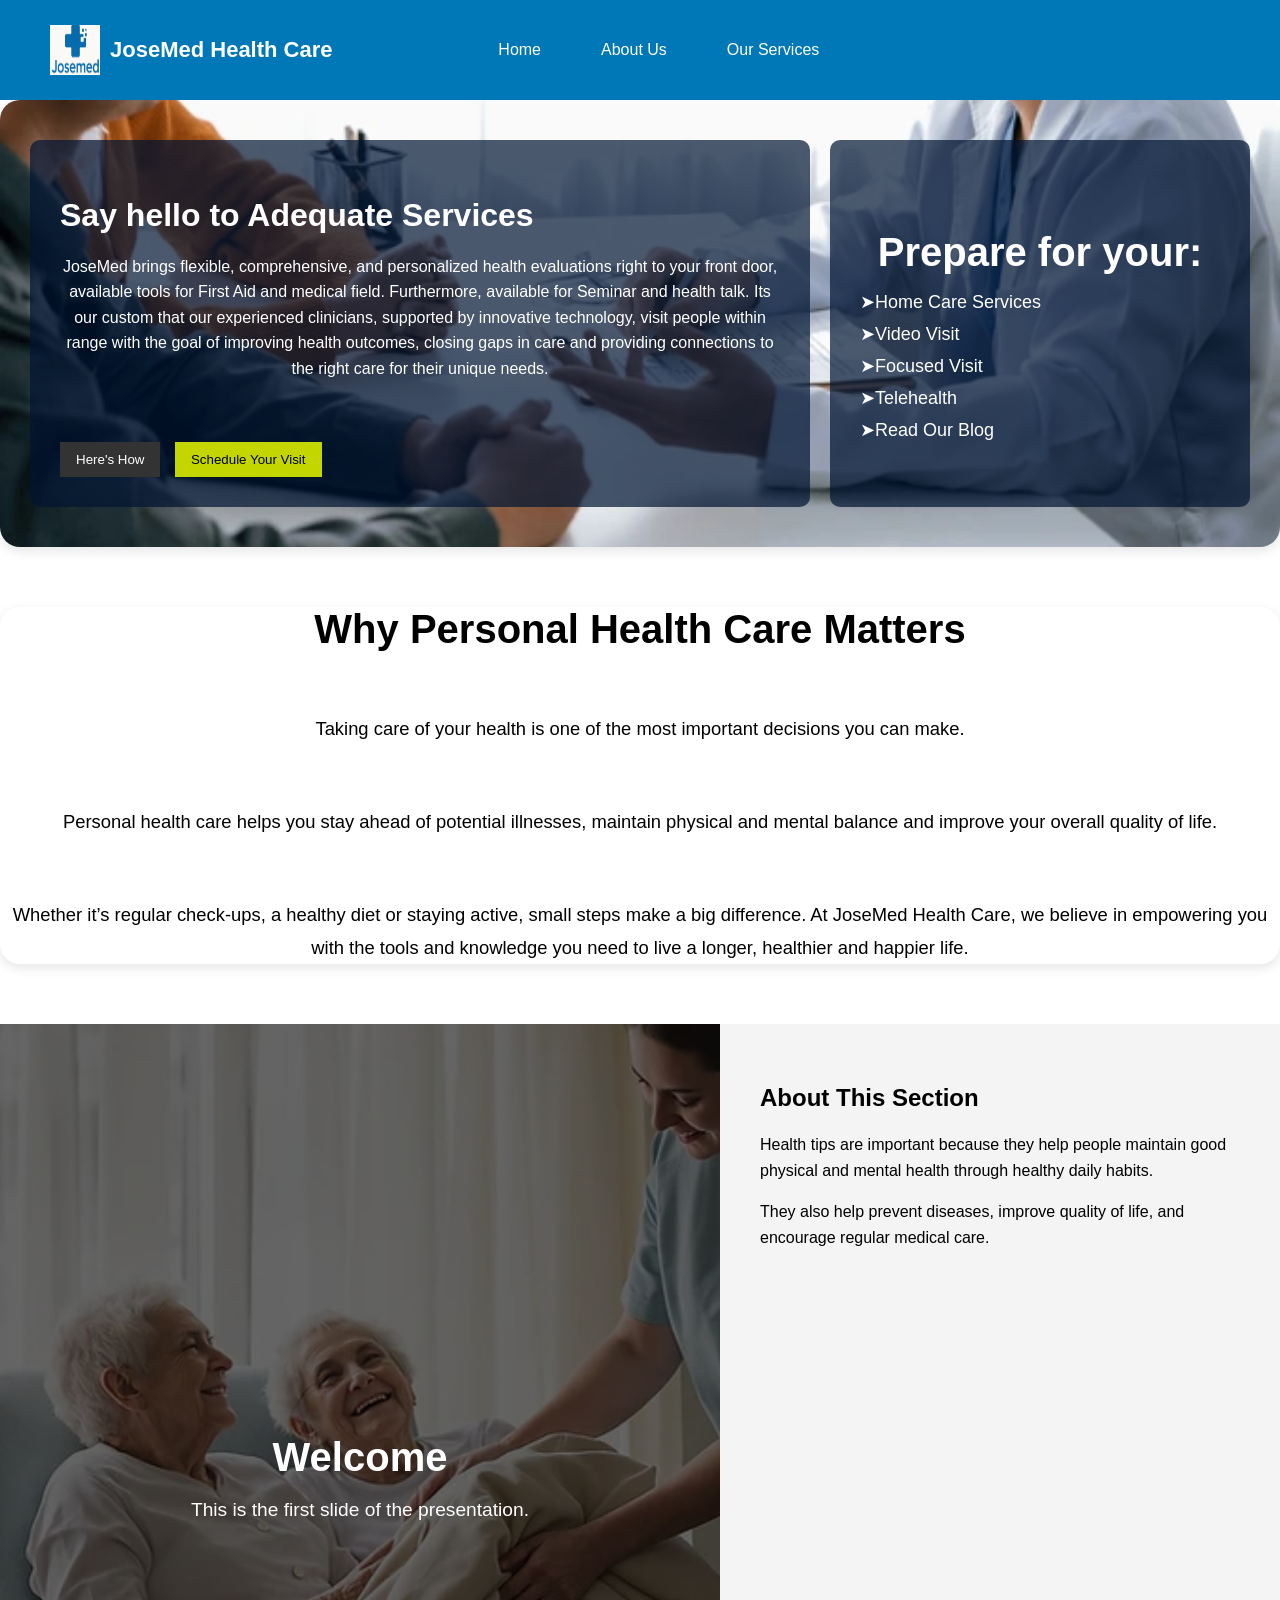
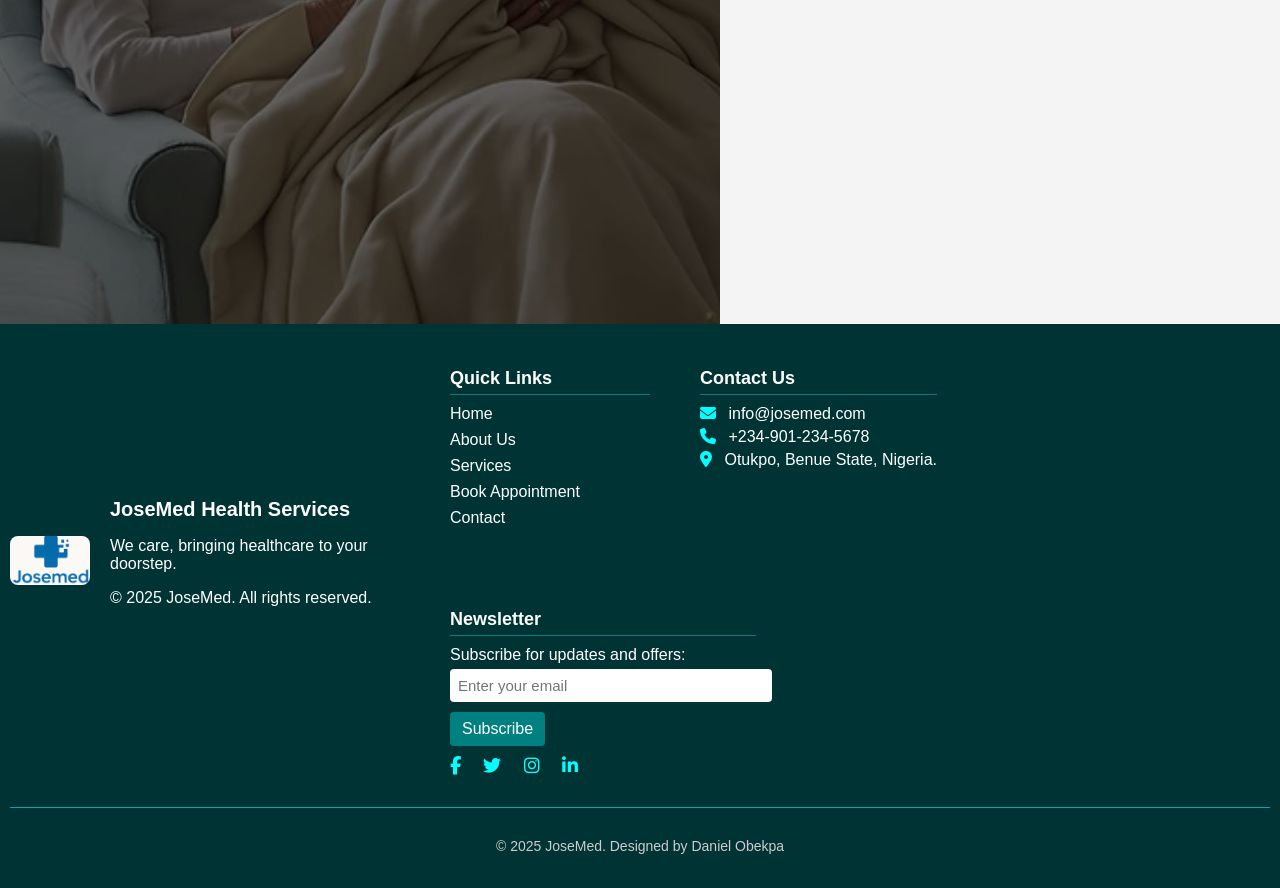
<file: index.html>
<!DOCTYPE html>
<html lang="en">
<head>
  <meta charset="UTF-8" />
  <meta name="viewport" content="width=device-width, initial-scale=1.0"/>
  <title>JoseMed</title>
   <link rel="stylesheet" href="https://cdnjs.cloudflare.com/ajax/libs/font-awesome/6.5.0/css/all.min.css">
  <link rel="stylesheet" href="index.css" />
</head>
<body>
<header>
<div class="logo-name">
      <img src="images/logo.PNG" alt="Hospital Logo" class="logo">
      <span class="hospital-name">JoseMed Health Care</span>
    </div>
    <nav>
      <ul class="nav-menu">
        <li><a href="#">Home</a></li>
        <li class="dropdown">
          <a href="aboutUs.html">About Us</a>
         <!-- <ul class="dropdown-menu">
            <li><a href="#">Our Mission</a></li>
            <li><a href="#">Our Team</a></li>
            <li><a href="#">Careers</a></li>
          </ul>-->
        </li>
        <li class="dropdown">
          <a href="#">Our Services</a>
          <ul class="dropdown-menu">
            <li><a href="homecare.html">Home Care</a></li>
            <li><a href="checkup.html">Checkups</a></li>
            <li><a href="#">Emergency</a></li>
          </ul>
        </li>
      </ul>
    </nav>
</header>



  <section class="hero">
    <div class="hero-content">
      <h1>Say hello to Adequate Services</h1>
      <p>
        JoseMed brings flexible, comprehensive, and personalized health evaluations
        right to your front door, available tools for First Aid and medical field. Furthermore, available for Seminar and health talk. Its our custom that our experienced clinicians, supported by innovative
        technology, visit people within range with the goal of improving health outcomes,
        closing gaps in care and providing connections to the right care for their unique needs.
      </p>
      <div class="buttons">
        <button class="dark-btn">Here's How</button>
        <button class="light-btn">Schedule Your Visit</button>
      </div>
    </div>

    <div class="hero-right">
  <h2>Prepare for your:</h2>
  <ul class="link-list">
    <li><a href="homecare.html" target="_blank">➤Home Care Services</a></li>
    <li><a href="https://www.example.com/services" target="_blank">➤Video Visit</a></li>
    <li><a href="https://www.example.com/contact" target="_blank">➤Focused Visit</a></li>
    <li><a href="https://www.example.com/appointments" target="_blank">➤Telehealth</a></li>
    <li><a href="https://www.example.com/blog" target="_blank">➤Read Our Blog</a></li>
  </ul>
    </div>
  </section>


<section>
  <h2>Why Personal Health Care Matters</h2>
  <p>
    Taking care of your health is one of the most important decisions you can make. </p>
   <p> Personal health care helps you stay ahead of potential illnesses, maintain physical and mental balance
     and improve your overall quality of life.</p>
  </p>
  <p>
    Whether it’s regular check-ups, a healthy diet or staying active, small steps make a big difference. 
    At JoseMed Health Care, we believe in empowering you with the tools and knowledge you need to live a longer, healthier and happier life.
  </p>
</section>

  
 <div class="container">
    <!-- Left Side (Slideshow) -->
    <div class="left">
      <div class="slide active" style="background-image: url('images/img.PNG');"></div>
      <div class="slide" style="background-image: url('images/img2.jpg');"></div>
      <div class="slide" style="background-image: url('images/health\ pic3.jpg');"></div>
      <div class="slide" style="background-image: url('images/health\ pic2.jpeg');"></div>
      <div class="slide" style="background-image: url('images/healthtip\ pic.jpg');"></div>
      <div class="slide" style="background-image: url('images/health\ pic3.jpg');"></div>
      <div class="slide" style="background-image: url('images/vitals.jpg');"></div>

      <div class="caption">
        <h1 id="slideTitle">Welcome</h1>
        <p id="slideSubtitle">This is the first slide of the presentation.</p>
      </div>
    </div>

    <!-- Right Side (Details) -->
    <div class="right">
      <h2>About This Section</h2>
      <p>Health tips are important because they help people maintain good physical and mental health through healthy daily habits.</p>
      <p>They also help prevent diseases, improve quality of life, and encourage regular medical care.</p>
    </div>
  </div>

  <script>
    const slides = document.querySelectorAll('.slide');
    const titles = [
      " Eat a Balanced Diet",
      "Stay Physically Active",
      "Stay Hydrated",
      "Get Regular Check-ups",
      "Prioritize Mental Health",
      "Get Enough Sleep",
      "Avoid Harmful Habits"
    ];
    const subtitles = [
      "Incorporate fruits, vegetables, whole grains, lean proteins, and healthy fats into your meals. Limit sugar, salt, and processed foods to reduce your risk of chronic diseases.",
      "Aim for at least 30 minutes of moderate exercise most days of the week. Walking, swimming, cycling, or dancing can boost heart health, strengthen muscles, and improve mood.",
      "Drink enough water daily—usually 6 to 8 glasses. Proper hydration helps digestion, circulation, and temperature regulation.",
      "Visit your licensed professional nurse and doctor for routine screenings such as blood pressure monitoring, blood sugar check and other vital signs, vaccinations and health assessments. Early detection of problems can prevent serious complications.",
      "Manage stress through relaxation techniques, talk therapy, mindfulness, or hobbies. Don’t hesitate to seek professional help if you feel overwhelmed.",
      "Adults need 7–9 hours of sleep per night. Quality sleep restores the body, boosts immunity, and supports brain function.",
      "Limit alcohol, avoid smoking, and stay away from drug abuse. These habits can lead to serious health conditions and shorten lifespan."
    ];

    const titleEl = document.getElementById('slideTitle');
    const subtitleEl = document.getElementById('slideSubtitle');
    let index = 0;

    function showSlide(i) {
      slides.forEach((slide, idx) => {
        slide.classList.remove('active');
        if (idx === i) slide.classList.add('active');
      });
      titleEl.textContent = titles[i];
      subtitleEl.textContent = subtitles[i];
    }

    setInterval(() => {
      index = (index + 1) % slides.length;
      showSlide(index);
    }, 8000); // every 8 seconds
  </script>


  

  <!-- Footer -->
  <footer class="footer">
    <div class="footer-top">
      <!-- Left side with logo and info -->
      <div class="footer-left">
        <img src="images/logo.PNG" alt="Company Logo" class="footer-logo">
        <div class="footer-info">
          <h3>JoseMed Health Services</h3>
          <p>We care, bringing healthcare to your doorstep.</p>
          <p>© 2025 JoseMed. All rights reserved.</p>
        </div>
      </div>

      <!-- Right side with quick links, contact & newsletter -->
      <div class="footer-right">
        <!-- Quick Links -->
        <div class="footer-section">
          <h4>Quick Links</h4>
          <ul>
            <li><a href="index.html">Home</a></li>
            <li><a href="aboutUs.html">About Us</a></li>
            <li><a href="#">Services</a></li>
            <li><a href="#">Book Appointment</a></li>
            <li><a href="#">Contact</a></li>
          </ul>
        </div>

        <!-- Contact Info -->
        <div class="footer-section">
          <h4>Contact Us</h4>
          <p><i class="fas fa-envelope"></i> info@josemed.com</p>
          <p><i class="fas fa-phone"></i> +234-901-234-5678</p>
          <p><i class="fas fa-map-marker-alt"></i> Otukpo, Benue State, Nigeria.</p>
        </div>

        <!-- Newsletter Subscription -->
        <div class="footer-section">
          <h4>Newsletter</h4>
          <p>Subscribe for updates and offers:</p>
          <form class="newsletter-form">
            <input type="email" placeholder="Enter your email" required>
            <button type="submit">Subscribe</button>
          </form>

          <!-- Social Media Icons -->
          <div class="social-icons">
            <a href="#"><i class="fab fa-facebook-f"></i></a>
            <a href="#"><i class="fab fa-twitter"></i></a>
            <a href="#"><i class="fab fa-instagram"></i></a>
            <a href="#"><i class="fab fa-linkedin-in"></i></a>
          </div>
        </div>
      </div>
    </div>

    <hr>

    <div class="footer-bottom">
      <p>&copy; 2025 JoseMed. Designed by Daniel Obekpa</p>
    </div>
  </footer>


</body>
</html>
</file>
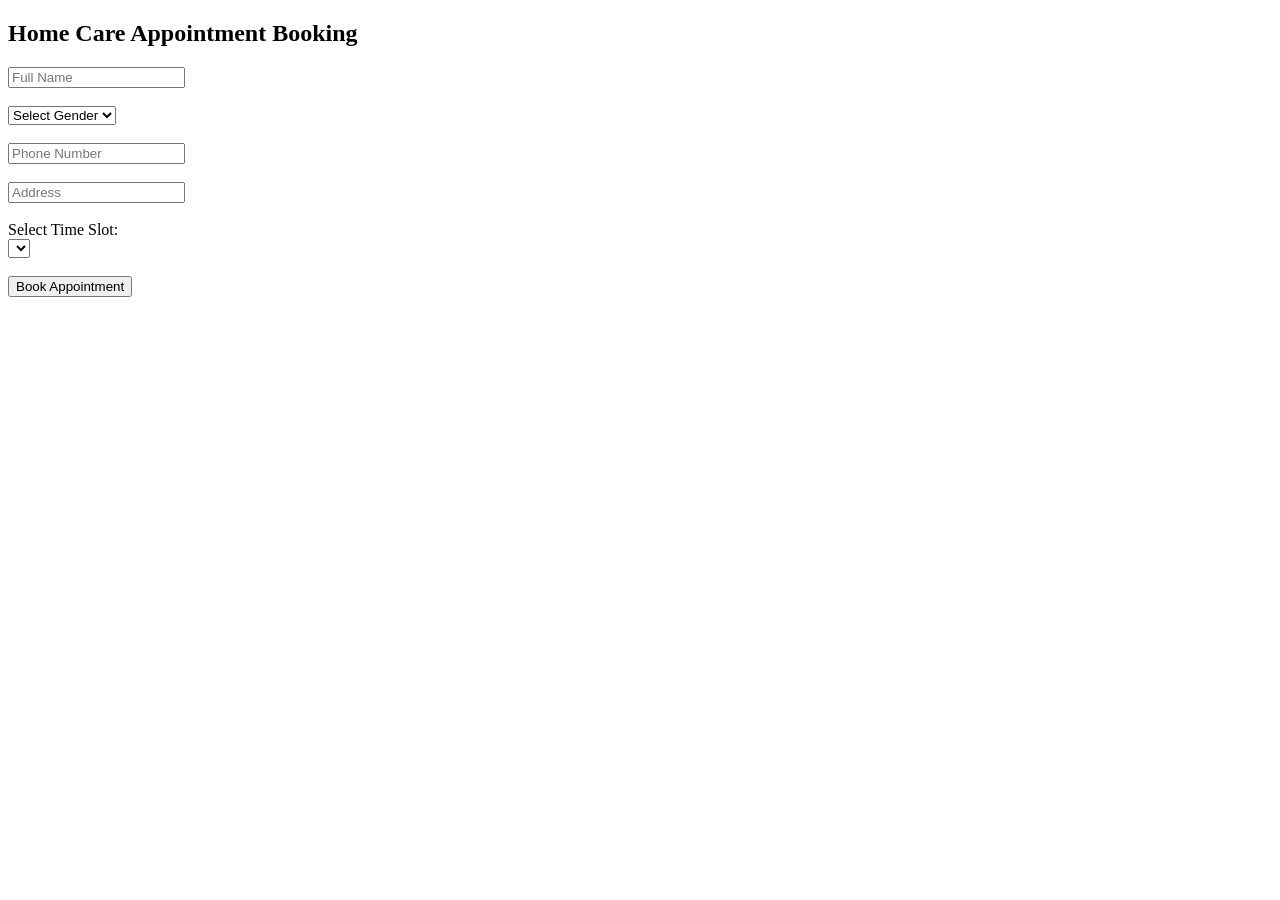
<file: apply.html>
<!DOCTYPE html>
<html>
<head>
  <title>Appointment Booking</title>
</head>
<body>
  <h2>Home Care Appointment Booking</h2>
  <form id="bookingForm">
    <input name="name" placeholder="Full Name" required><br><br>

    <select name="gender" required>
      <option value="">Select Gender</option>
      <option>Male</option>
      <option>Female</option>
      <option>Other</option>
    </select><br><br>

    <input name="phone" placeholder="Phone Number" required><br><br>
    <input name="address" placeholder="Address" required><br><br>

    <label>Select Time Slot:</label><br>
    <select name="scheduleTime" id="timeSlotSelect" required></select><br><br>

    <button type="submit">Book Appointment</button>
  </form>

 <script>
  const scriptURL = "https://script.google.com/macros/s/AKfycbw785WMzA3GnjeDHF5nf5FDBiEEoAeJWpwug8WVeAVkEo2cHFuENZ7Lpe4HsSR2DPxzbA/exec";

  // This function loads available slots
  async function loadSlots() {
    try {
      const response = await fetch(scriptURL);
      const bookedSlots = await response.json();

      const allSlots = [
        "9:00 AM - 10:30 AM",
        "10:30 AM - 12:00 PM",
        "12:00 PM - 1:30 PM",
        "1:30 PM - 3:00 PM",
        "3:00 PM - 4:30 PM",
        "4:30 PM - 6:00 PM"
      ];

      const availableSlots = allSlots.filter(slot => !bookedSlots.includes(slot));
      const select = document.getElementById("scheduleTime");
      select.innerHTML = ""; // Clear any old options

      availableSlots.forEach(slot => {
        const option = document.createElement("option");
        option.value = slot;
        option.textContent = slot;
        select.appendChild(option);
      });
    } catch (err) {
      alert("Failed to load time slots. Please check your script deployment.");
      console.error(err);
    }
  }

  window.onload = loadSlots;
</script>

</body>
</html>
</file>
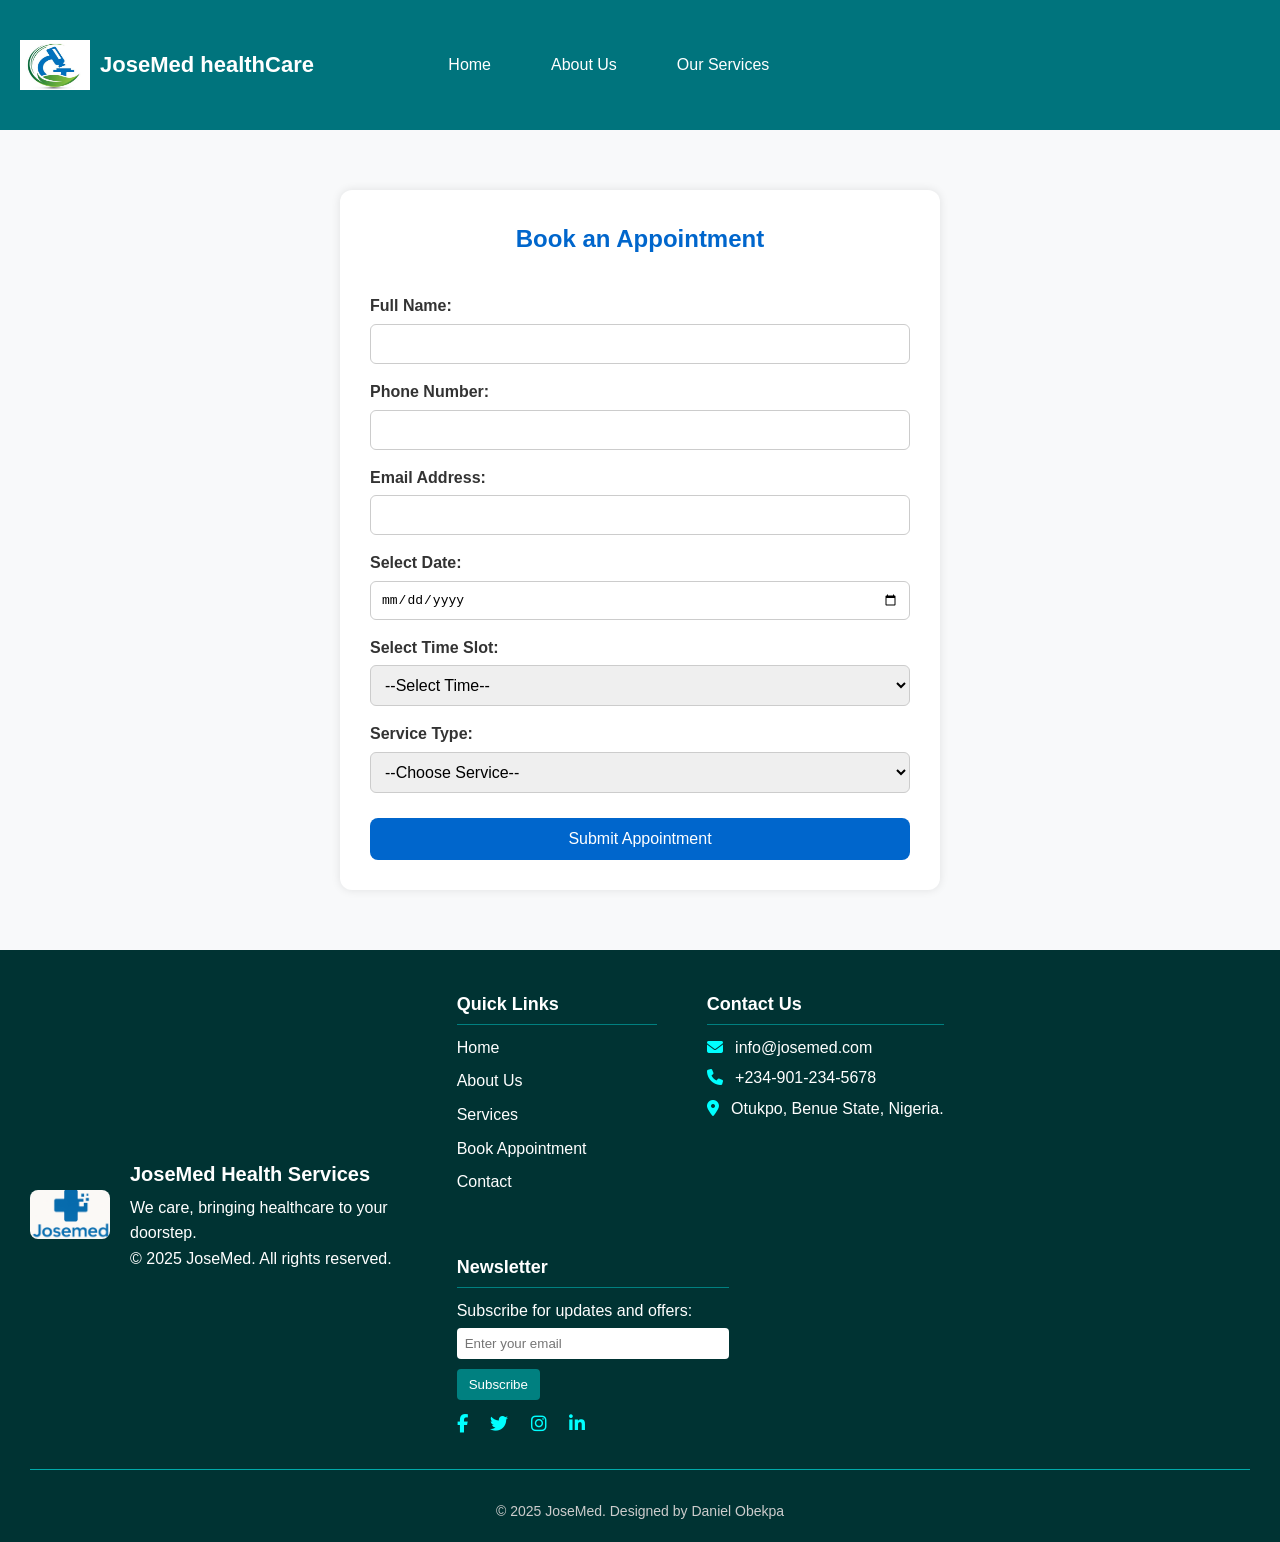
<file: appointment .html>
<!DOCTYPE html>
<html lang="en">
<head>
  <meta charset="UTF-8" />
  <meta name="viewport" content="width=device-width, initial-scale=1.0"/>
  <title>Home Care Services</title>
  <link rel="stylesheet" href="https://cdnjs.cloudflare.com/ajax/libs/font-awesome/6.5.0/css/all.min.css">
  <link rel="stylesheet" href="appointment.css" />
</head>
<body>

  <header>
    <div class="logo-name">
      <img src="images/logo_.PNG" alt="Hospital Logo" class="logo">
      <span class="hospital-name">JoseMed healthCare</span>
    </div>
    <nav>
      <ul class="nav-menu">
        <li><a href="index.html">Home</a></li>
        <li class="dropdown">
          <a href="aboutUs.html">About Us</a>
         <!-- <ul class="dropdown-menu">
            <li><a href="#">Our Mission</a></li>
            <li><a href="#">Our Team</a></li>
            <li><a href="#">Careers</a></li>
          </ul>-->
        </li>
        <li class="dropdown">
          <a href="#">Our Services</a>
          <ul class="dropdown-menu">
            <li><a href="#">Home Care</a></li>
            <li><a href="#">Checkups</a></li>
            <li><a href="#">Emergency</a></li>
          </ul>
        </li>
      </ul>
    </nav>



    <!--
    <h1>Home Care Services</h1>
    <p>Compassionate and professional care from the comfort of your home</p>
  -->
  </header>



<section class="appointment-form">
  <h2>Book an Appointment</h2>
  <form action="submit_appointment.php" method="POST">
    <label for="fullName">Full Name:</label>
    <input type="text" id="fullName" name="fullName" required>

    <label for="phone">Phone Number:</label>
    <input type="tel" id="phone" name="phone" required>

    <label for="email">Email Address:</label>
    <input type="email" id="email" name="email" required>

    <label for="date">Select Date:</label>
    <input type="date" id="date" name="date" required>

    <label for="time">Select Time Slot:</label>
   <select id="time" name="time" required>
  <option value="">--Select Time--</option>
  <option value="09:00">09:00 AM - 11:00 AM</option>
  <option value="11:00">11:00 AM - 01:00 PM</option>
  <option value="13:00">01:00 PM - 03:00 PM</option>
  <option value="15:00">03:00 PM - 05:00 PM</option>
  <option value="17:00">05:00 PM - 07:00 PM</option>
</select>

<script>
  // Example: Booked times for today (in real use, fetch from server)
  const bookedTimes = ['11:00', '15:00'];

  const timeSelect = document.getElementById('time');

  // Disable booked options
  [...timeSelect.options].forEach(option => {
    if (bookedTimes.includes(option.value)) {
      option.disabled = true;
      option.text += ' (Booked)';
    }
  });
</script>

    <label for="service">Service Type:</label>
    <select id="service" name="service" required>
      <option value="">--Choose Service--</option>
      <option>General Checkup</option>
      <option>Heart Screening</option>
      <option>Blood Test</option>
      <option>Diabetes Monitoring</option>
    </select>

    <button type="submit">Submit Appointment</button>
  </form>
</section>




<!-- Footer -->
  <footer class="footer">
    <div class="footer-top">
      <!-- Left side with logo and info -->
      <div class="footer-left">
        <img src="images/logo.PNG" alt="Company Logo" class="footer-logo">
        <div class="footer-info">
          <h3>JoseMed Health Services</h3>
          <p>We care, bringing healthcare to your doorstep.</p>
          <p>© 2025 JoseMed. All rights reserved.</p>
        </div>
      </div>

      <!-- Right side with quick links, contact & newsletter -->
      <div class="footer-right">
        <!-- Quick Links -->
        <div class="footer-section">
          <h4>Quick Links</h4>
          <ul>
            <li><a href="index.html">Home</a></li>
            <li><a href="aboutUs.html">About Us</a></li>
            <li><a href="#">Services</a></li>
            <li><a href="#">Book Appointment</a></li>
            <li><a href="#">Contact</a></li>
          </ul>
        </div>

        <!-- Contact Info -->
        <div class="footer-section">
          <h4>Contact Us</h4>
          <p><i class="fas fa-envelope"></i> info@josemed.com</p>
          <p><i class="fas fa-phone"></i> +234-901-234-5678</p>
          <p><i class="fas fa-map-marker-alt"></i> Otukpo, Benue State, Nigeria.</p>
        </div>

        <!-- Newsletter Subscription -->
        <div class="footer-section">
          <h4>Newsletter</h4>
          <p>Subscribe for updates and offers:</p>
          <form class="newsletter-form">
            <input type="email" placeholder="Enter your email" required>
            <button type="submit">Subscribe</button>
          </form>

          <!-- Social Media Icons -->
          <div class="social-icons">
            <a href="#"><i class="fab fa-facebook-f"></i></a>
            <a href="#"><i class="fab fa-twitter"></i></a>
            <a href="#"><i class="fab fa-instagram"></i></a>
            <a href="#"><i class="fab fa-linkedin-in"></i></a>
          </div>
        </div>
      </div>
    </div>

    <hr>

    <div class="footer-bottom">
      <p>&copy; 2025 JoseMed. Designed by Daniel Obekpa</p>
    </div>
  </footer>


</body>
</html>
</file>
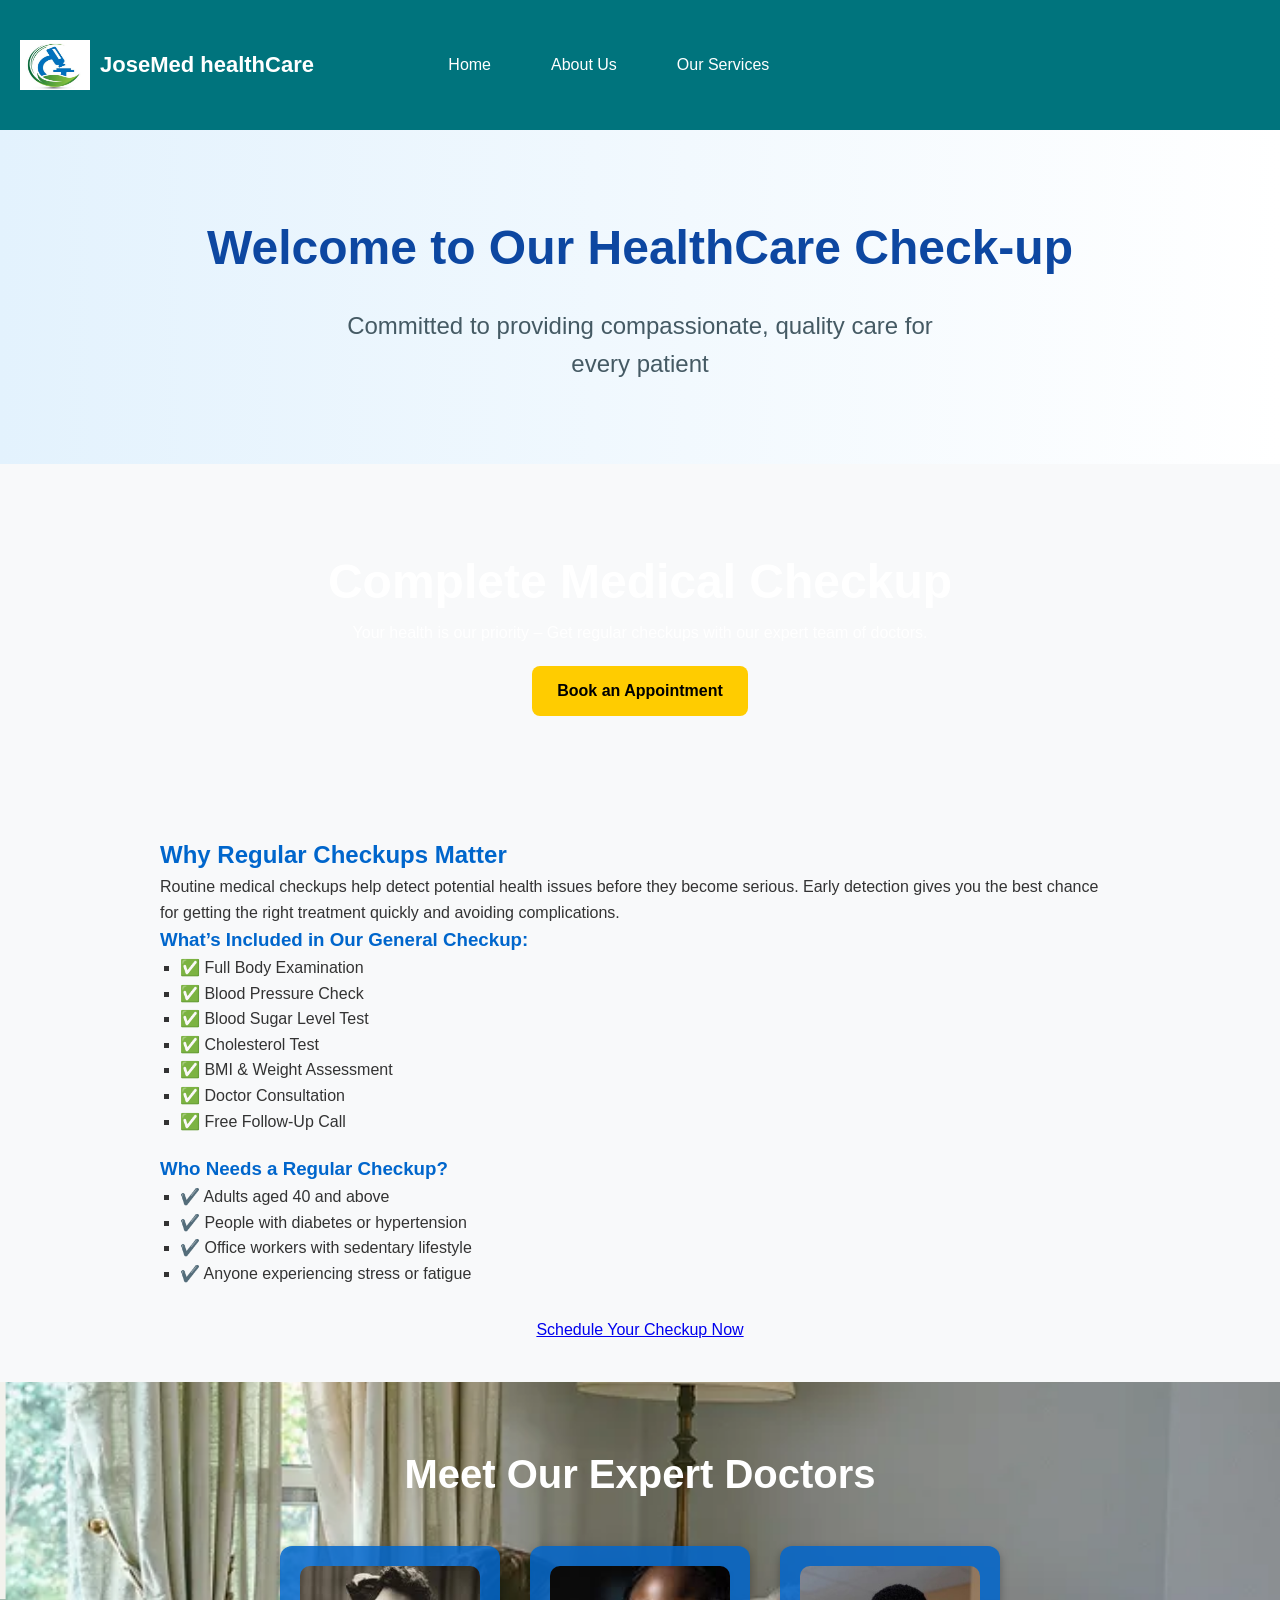
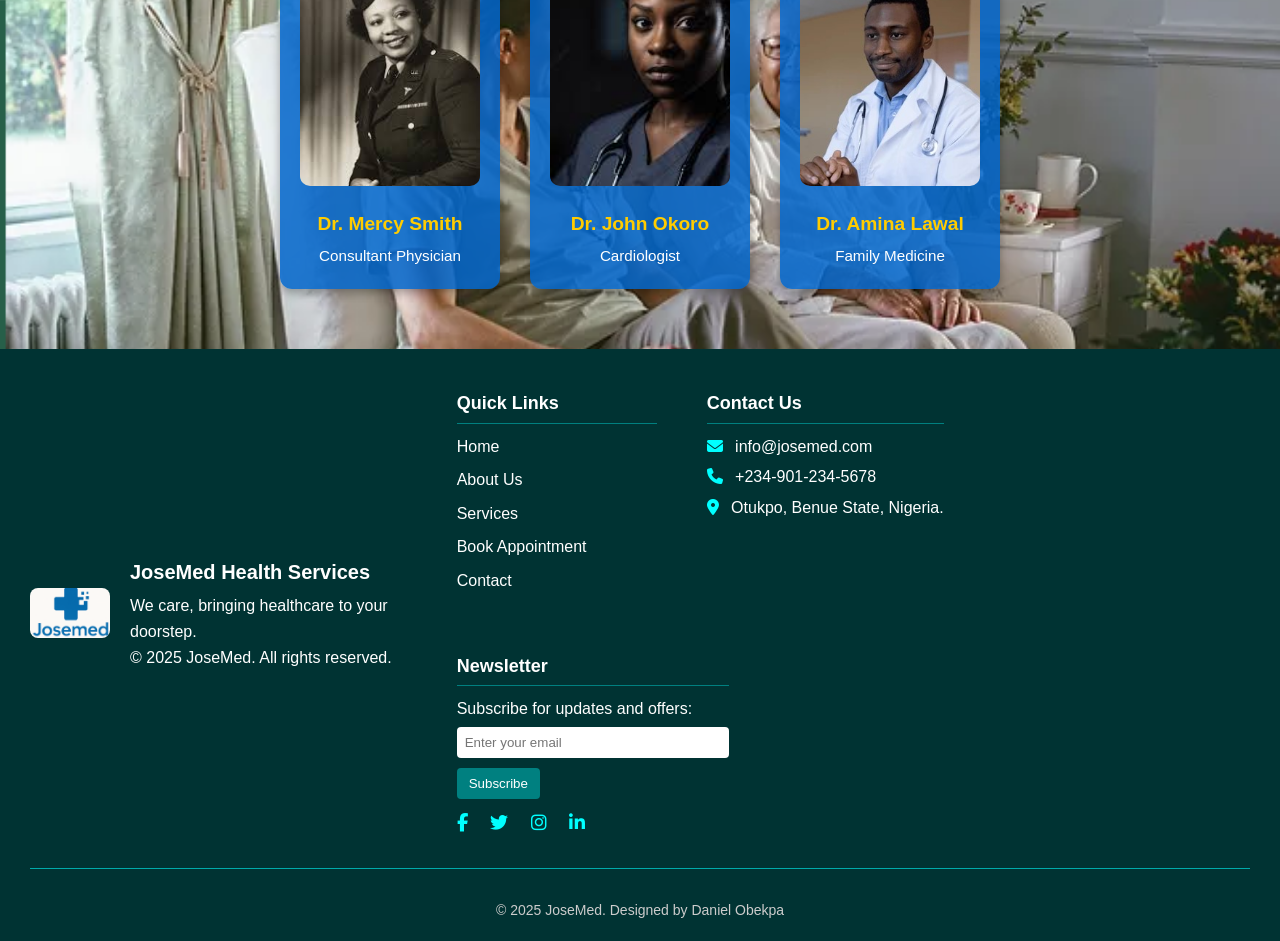
<file: checkup.html>
<!DOCTYPE html>
<html lang="en">
<head>
  <meta charset="UTF-8" />
  <meta name="viewport" content="width=device-width, initial-scale=1.0"/>
  <title>Home Care Services</title>
  <link rel="stylesheet" href="https://cdnjs.cloudflare.com/ajax/libs/font-awesome/6.5.0/css/all.min.css">
  <link rel="stylesheet" href="checkup.css" />
</head>
<body>

  <header>
    <div class="logo-name">
      <img src="images/logo_.PNG" alt="Hospital Logo" class="logo">
      <span class="hospital-name">JoseMed healthCare</span>
    </div>
    <nav>
      <ul class="nav-menu">
        <li><a href="index.html">Home</a></li>
        <li class="dropdown">
          <a href="aboutUs.html">About Us</a>
         <!-- <ul class="dropdown-menu">
            <li><a href="#">Our Mission</a></li>
            <li><a href="#">Our Team</a></li>
            <li><a href="#">Careers</a></li>
          </ul>-->
        </li>
        <li class="dropdown">
          <a href="#">Our Services</a>
          <ul class="dropdown-menu">
            <li><a href="#">Home Care</a></li>
            <li><a href="#">Checkups</a></li>
            <li><a href="#">Emergency</a></li>
          </ul>
        </li>
      </ul>
    </nav>



    <!--
    <h1>Home Care Services</h1>
    <p>Compassionate and professional care from the comfort of your home</p>
  -->
  </header>


  <!--Sub header Section-->
<section class="title-section">
  <h1 class="main-title">Welcome to Our HealthCare Check-up</h1>
  <p class="sub-title">Committed to providing compassionate, quality care for every patient</p>
  </section>



<section class="hero">
    <h1>Complete Medical Checkup</h1>
    <p>Your health is our priority – Get regular checkups with our expert team of doctors.</p>
    <a href="appointment.html" class="btn">Book an Appointment</a>
  </section>

  <section class="checkup-details">
    <h2>Why Regular Checkups Matter</h2>
    <p>
      Routine medical checkups help detect potential health issues before they become serious.
      Early detection gives you the best chance for getting the right treatment quickly and
      avoiding complications.
    </p>

    <h3>What’s Included in Our General Checkup:</h3>
    <ul>
      <li>✅ Full Body Examination</li>
      <li>✅ Blood Pressure Check</li>
      <li>✅ Blood Sugar Level Test</li>
      <li>✅ Cholesterol Test</li>
      <li>✅ BMI & Weight Assessment</li>
      <li>✅ Doctor Consultation</li>
      <li>✅ Free Follow-Up Call</li>
    </ul>

    <h3>Who Needs a Regular Checkup?</h3>
    <ul>
      <li>✔️ Adults aged 40 and above</li>
      <li>✔️ People with diabetes or hypertension</li>
      <li>✔️ Office workers with sedentary lifestyle</li>
      <li>✔️ Anyone experiencing stress or fatigue</li>
    </ul>

    <div class="cta">
      <a href="appointment.html" class="btn">Schedule Your Checkup Now</a>
    </div>
  </section>

  <!-- DOCTOR PROFILES SECTION -->
  <section class="doctors">
    <h2>Meet Our Expert Doctors</h2>
    <div class="doctor-container">
      <div class="doctor-card">
        <img src="images/nurse3.jpeg" alt="Dr. Smith" />
        <h3>Dr. Mercy Smith</h3>
        <p>Consultant Physician</p>
      </div>
      <div class="doctor-card">
        <img src="images/nurse2.jpeg" alt="Dr. John" />
        <h3>Dr. John Okoro</h3>
        <p>Cardiologist</p>
      </div>
      <div class="doctor-card">
        <img src="images/nurse.jpg" alt="Dr. Amina" />
        <h3>Dr. Amina Lawal</h3>
        <p>Family Medicine</p>
      </div>
    </div>
  </section>

   <!-- Footer -->
  <footer class="footer">
    <div class="footer-top">
      <!-- Left side with logo and info -->
      <div class="footer-left">
        <img src="images/logo.PNG" alt="Company Logo" class="footer-logo">
        <div class="footer-info">
          <h3>JoseMed Health Services</h3>
          <p>We care, bringing healthcare to your doorstep.</p>
          <p>© 2025 JoseMed. All rights reserved.</p>
        </div>
      </div>

      <!-- Right side with quick links, contact & newsletter -->
      <div class="footer-right">
        <!-- Quick Links -->
        <div class="footer-section">
          <h4>Quick Links</h4>
          <ul>
            <li><a href="index.html">Home</a></li>
            <li><a href="aboutUs.html">About Us</a></li>
            <li><a href="#">Services</a></li>
            <li><a href="#">Book Appointment</a></li>
            <li><a href="#">Contact</a></li>
          </ul>
        </div>

        <!-- Contact Info -->
        <div class="footer-section">
          <h4>Contact Us</h4>
          <p><i class="fas fa-envelope"></i> info@josemed.com</p>
          <p><i class="fas fa-phone"></i> +234-901-234-5678</p>
          <p><i class="fas fa-map-marker-alt"></i> Otukpo, Benue State, Nigeria.</p>
        </div>

        <!-- Newsletter Subscription -->
        <div class="footer-section">
          <h4>Newsletter</h4>
          <p>Subscribe for updates and offers:</p>
          <form class="newsletter-form">
            <input type="email" placeholder="Enter your email" required>
            <button type="submit">Subscribe</button>
          </form>

          <!-- Social Media Icons -->
          <div class="social-icons">
            <a href="#"><i class="fab fa-facebook-f"></i></a>
            <a href="#"><i class="fab fa-twitter"></i></a>
            <a href="#"><i class="fab fa-instagram"></i></a>
            <a href="#"><i class="fab fa-linkedin-in"></i></a>
          </div>
        </div>
      </div>
    </div>

    <hr>

    <div class="footer-bottom">
      <p>&copy; 2025 JoseMed. Designed by Daniel Obekpa</p>
    </div>
  </footer>


</body>
</html>
</file>
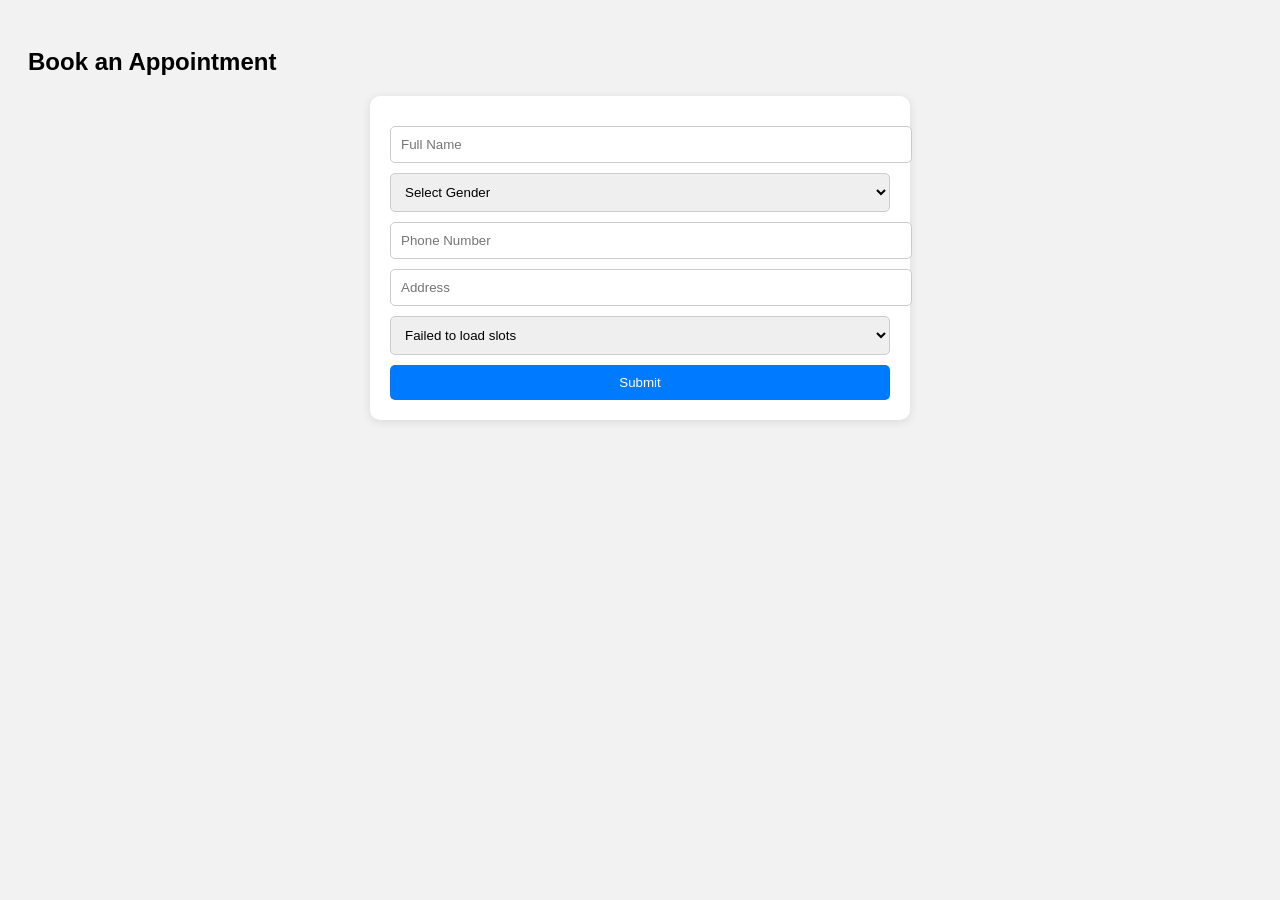
<file: form.html>
<!DOCTYPE html>
<html lang="en">
<head>
  <meta charset="UTF-8">
  <title>Home Care Appointment</title>
  <style>
    body {
      font-family: Arial, sans-serif;
      padding: 20px;
      background: #f2f2f2;
    }
    form {
      background: #fff;
      padding: 20px;
      max-width: 500px;
      margin: auto;
      border-radius: 10px;
      box-shadow: 0 2px 10px rgba(0,0,0,0.1);
    }
    input, select, button {
      width: 100%;
      padding: 10px;
      margin-top: 10px;
      border: 1px solid #ccc;
      border-radius: 5px;
    }
    button {
      background-color: #007bff;
      color: white;
      border: none;
    }
    button:hover {
      background-color: #0056b3;
    }
    .success {
      color: green;
      margin-top: 10px;
    }
    .error {
      color: red;
      margin-top: 10px;
    }
  </style>
</head>
<body>

  <h2>Book an Appointment</h2>

  <form id="bookingForm">
    <input type="text" name="name" placeholder="Full Name" required>
    <select name="gender" required>
      <option value="">Select Gender</option>
      <option value="Male">Male</option>
      <option value="Female">Female</option>
    </select>
    <input type="tel" name="phone" placeholder="Phone Number" required>
    <input type="text" name="address" placeholder="Address" required>
    <select name="scheduleTime" id="scheduleTime" required>
      <option value="">Select Time Slot</option>
    </select>
    <button type="submit">Submit</button>
    <div id="message"></div>
  </form>

  <script>
    const webAppURL = "https://script.google.com/macros/library/d/1XxrLuey_EMSSXb6uCU5R1ah2H0_8WO29VV9yLxUCXxKW19tlTgFayCQW/2";

    // Generate all possible 1h 30m time slots
    const generateTimeSlots = () => {
      const start = 9; // 9 AM
      const end = 17; // 5 PM
      const interval = 90; // minutes
      const slots = [];
      let current = new Date();
      current.setHours(start, 0, 0, 0);
      const endTime = new Date();
      endTime.setHours(end, 0, 0, 0);

      while (current < endTime) {
        const hour = current.getHours();
        const minutes = current.getMinutes().toString().padStart(2, '0');
        const slot = `${hour % 12 || 12}:${minutes} ${hour < 12 ? 'AM' : 'PM'}`;
        slots.push(slot);
        current = new Date(current.getTime() + interval * 60000);
      }

      return slots;
    };

    const populateSlots = async () => {
      const select = document.getElementById("scheduleTime");
      select.innerHTML = '<option value="">Loading slots...</option>';

      try {
        const res = await fetch(webAppURL);
        const booked = await res.json();

        const allSlots = generateTimeSlots();
        select.innerHTML = '<option value="">Select Time Slot</option>';
        allSlots.forEach(slot => {
          if (!booked.includes(slot)) {
            const opt = document.createElement("option");
            opt.value = slot;
            opt.textContent = slot;
            select.appendChild(opt);
          }
        });

        if (select.options.length === 1) {
          const opt = document.createElement("option");
          opt.value = "";
          opt.textContent = "All slots booked";
          opt.disabled = true;
          select.appendChild(opt);
        }
      } catch (err) {
        console.error(err);
        select.innerHTML = '<option value="">Failed to load slots</option>';
      }
    };

    populateSlots();

    document.getElementById("bookingForm").addEventListener("submit", async function(e) {
      e.preventDefault();
      const form = e.target;
      const data = {
        name: form.name.value,
        gender: form.gender.value,
        phone: form.phone.value,
        address: form.address.value,
        scheduleTime: form.scheduleTime.value
      };

      const messageDiv = document.getElementById("message");
      messageDiv.textContent = "Submitting...";
      messageDiv.className = "";

      try {
        const res = await fetch(webAppURL, {
          method: "POST",
          body: JSON.stringify(data),
          headers: {
            "Content-Type": "application/json"
          }
        });
        const text = await res.text();

        if (text === "Success") {
          messageDiv.textContent = "Appointment booked successfully!";
          messageDiv.className = "success";
          form.reset();
          populateSlots(); // Refresh available slots
        } else if (text === "Slot already taken") {
          messageDiv.textContent = "That time slot has already been booked. Please choose another.";
          messageDiv.className = "error";
          populateSlots(); // Refresh available slots
        } else {
          messageDiv.textContent = "Error booking appointment.";
          messageDiv.className = "error";
        }
      } catch (err) {
        console.error(err);
        messageDiv.textContent = "Error submitting form.";
        messageDiv.className = "error";
      }
    });
  </script>

</body>
</html>
</file>
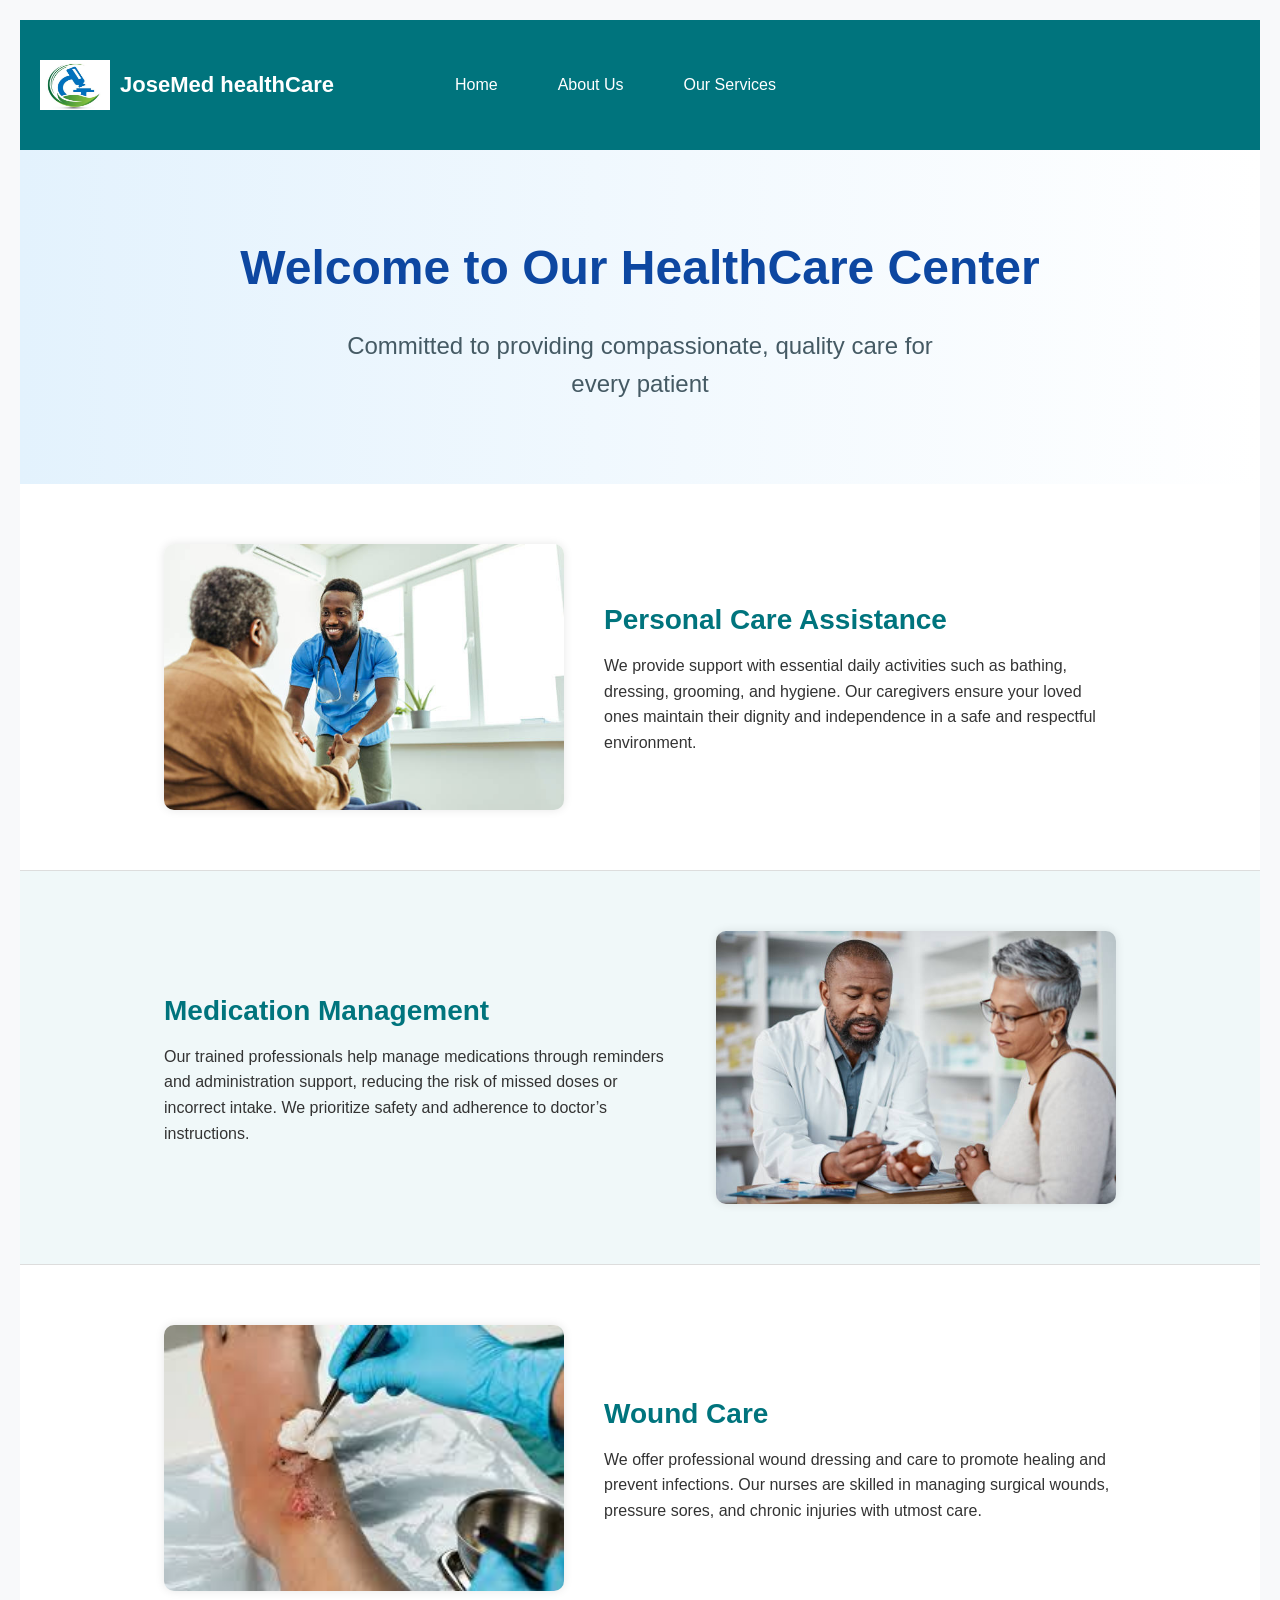
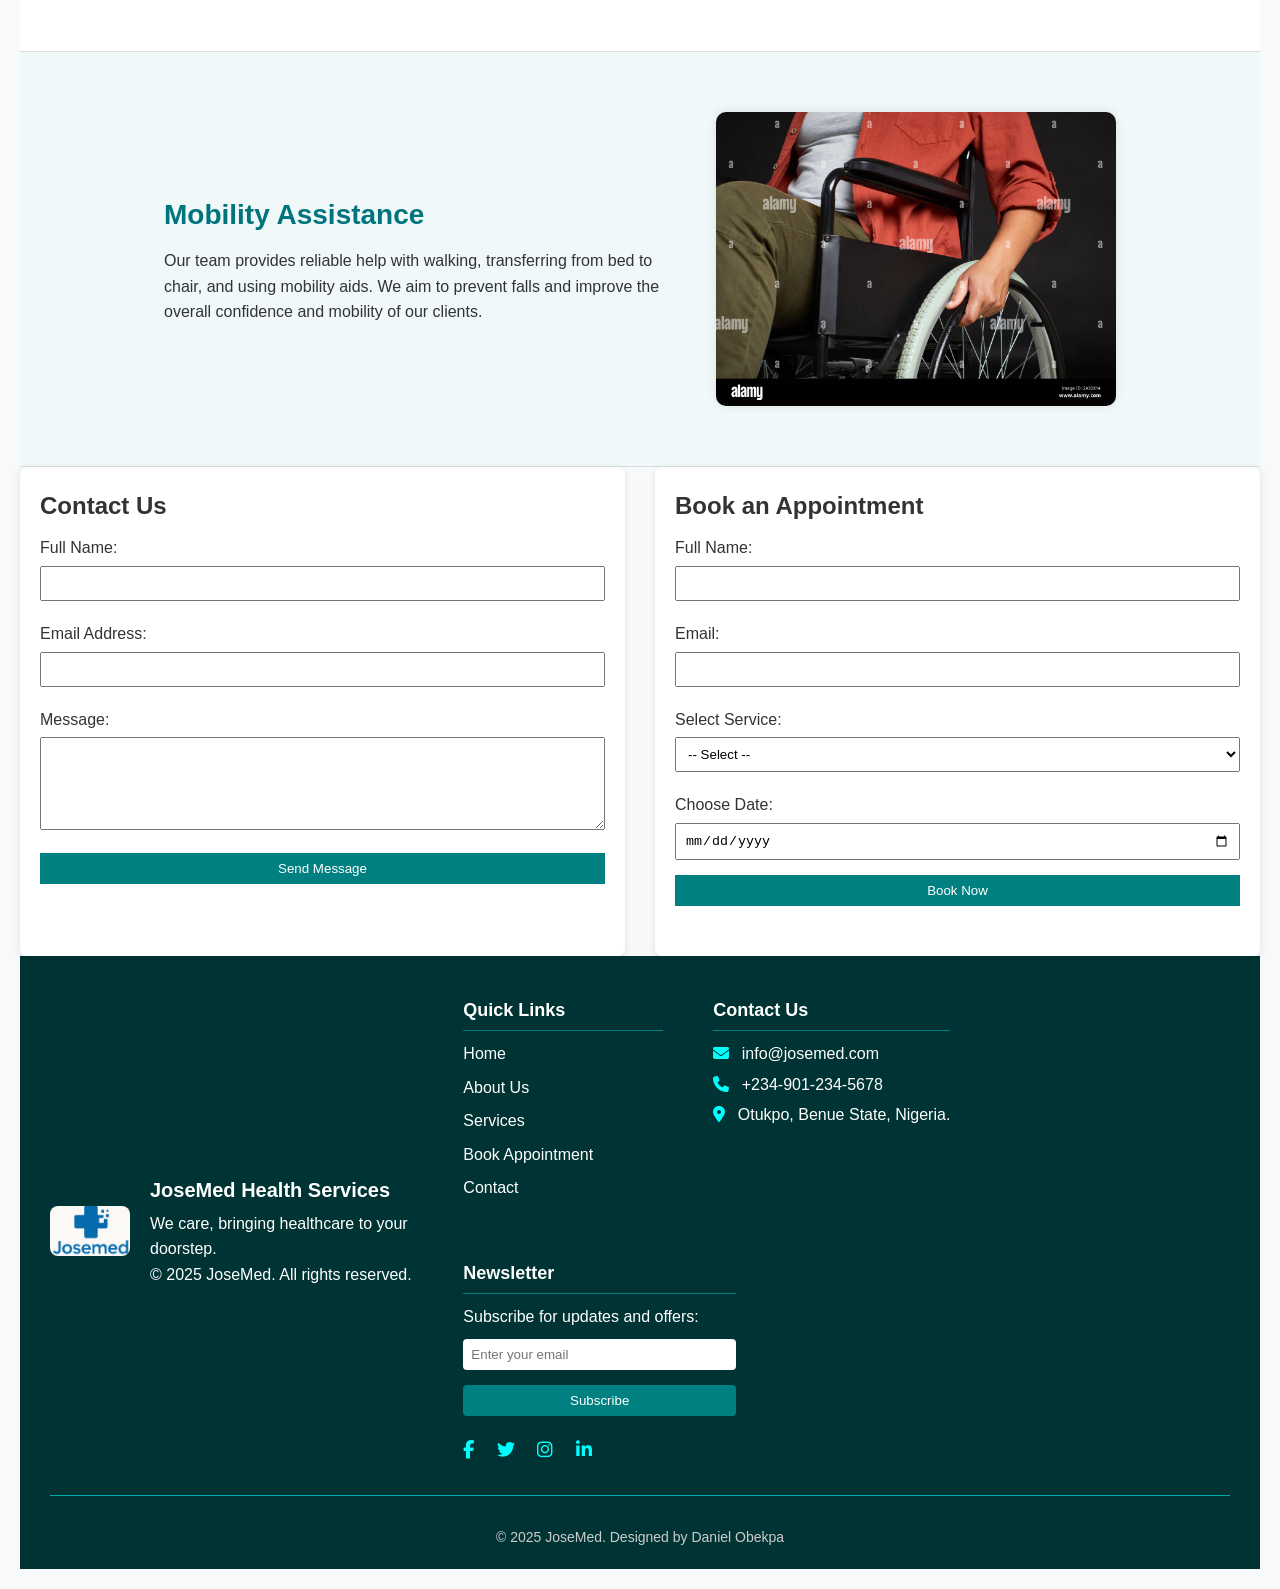
<file: homecare.html>
<!DOCTYPE html>
<html lang="en">
<head>
  <meta charset="UTF-8" />
  <meta name="viewport" content="width=device-width, initial-scale=1.0"/>
  <title>Home Care Services</title>
  <link rel="stylesheet" href="https://cdnjs.cloudflare.com/ajax/libs/font-awesome/6.5.0/css/all.min.css">
  <link rel="stylesheet" href="homecare.css" />
</head>
<body>

  <header>
    <div class="logo-name">
      <img src="images/logo_.PNG" alt="Hospital Logo" class="logo">
      <span class="hospital-name">JoseMed healthCare</span>
    </div>
    <nav>
      <ul class="nav-menu">
        <li><a href="index.html">Home</a></li>
        <li class="dropdown">
          <a href="aboutUs.html">About Us</a>
         <!-- <ul class="dropdown-menu">
            <li><a href="#">Our Mission</a></li>
            <li><a href="#">Our Team</a></li>
            <li><a href="#">Careers</a></li>
          </ul>-->
        </li>
        <li class="dropdown">
          <a href="#">Our Services</a>
          <ul class="dropdown-menu">
            <li><a href="#">Home Care</a></li>
            <li><a href="#">Checkups</a></li>
            <li><a href="#">Emergency</a></li>
          </ul>
        </li>
      </ul>
    </nav>



    <!--
    <h1>Home Care Services</h1>
    <p>Compassionate and professional care from the comfort of your home</p>
  -->
  </header>


  <!--Sub header Section-->
<section class="title-section">
  <h1 class="main-title">Welcome to Our HealthCare Center</h1>
  <p class="sub-title">Committed to providing compassionate, quality care for every patient</p>
</section>

  


  <section class="service">
    <img src="images/img1.jpg" alt="Personal Care Assistance">
    <div class="service-content">
      <h2>Personal Care Assistance</h2>
      <p>
        We provide support with essential daily activities such as bathing, dressing, grooming, and hygiene.
        Our caregivers ensure your loved ones maintain their dignity and independence in a safe and respectful environment.
      </p>
    </div>
  </section>

  <section class="service reverse">
    <img src="images/img2.jpg" alt="Medication Management">
    <div class="service-content">
      <h2>Medication Management</h2>
      <p>
        Our trained professionals help manage medications through reminders and administration support,
        reducing the risk of missed doses or incorrect intake. We prioritize safety and adherence to doctor’s instructions.
      </p>
    </div>
  </section>

  <section class="service">
    <img src="images/wound care.jpg" alt="Wound Care">
    <div class="service-content">
      <h2>Wound Care</h2>
      <p>
        We offer professional wound dressing and care to promote healing and prevent infections.
        Our nurses are skilled in managing surgical wounds, pressure sores, and chronic injuries with utmost care.
      </p>
    </div>
  </section>

  <section class="service reverse">
    <img src="images/crutch img.jpg" alt="Mobility Assistance">
    <div class="service-content">
      <h2>Mobility Assistance</h2>
      <p>
        Our team provides reliable help with walking, transferring from bed to chair, and using mobility aids.
        We aim to prevent falls and improve the overall confidence and mobility of our clients.
      </p>
    </div>
  </section>





  <div class="container">
    <!-- Contact Us Form -->
    <div class="form-section">
      <h2>Contact Us</h2>
      <form>
        <label>Full Name:</label>
        <input type="text" required />
        <label>Email Address:</label>
        <input type="email" required />
        <label>Message:</label>
        <textarea rows="5"></textarea>
        <button type="submit">Send Message</button>
      </form>
    </div>

    <!-- Book an Appointment Form -->
    <div class="form-section">
      <h2>Book an Appointment</h2>
      <form id="appointment-form">
        <label>Full Name:</label>
        <input type="text" required />
        <label>Email:</label>
        <input type="email" required />
        <label>Select Service:</label>
        <select required>
          <option>-- Select --</option>
          <option>Medical Checkup</option>
          <option>Home Care</option>
          <option>Consultation</option>
        </select>
        <label>Choose Date:</label>
        <input type="date" id="appointment-date" required />
        <button type="submit">Book Now</button>
      </form>
      <div id="time-slots"></div>
    </div>
  </div>

  <script src="script.js"></script>






  <!-- Footer -->
  <footer class="footer">
    <div class="footer-top">
      <!-- Left side with logo and info -->
      <div class="footer-left">
        <img src="images/logo.PNG" alt="Company Logo" class="footer-logo">
        <div class="footer-info">
          <h3>JoseMed Health Services</h3>
          <p>We care, bringing healthcare to your doorstep.</p>
          <p>© 2025 JoseMed. All rights reserved.</p>
        </div>
      </div>

      <!-- Right side with quick links, contact & newsletter -->
      <div class="footer-right">
        <!-- Quick Links -->
        <div class="footer-section">
          <h4>Quick Links</h4>
          <ul>
            <li><a href="index.html">Home</a></li>
            <li><a href="aboutUs.html">About Us</a></li>
            <li><a href="#">Services</a></li>
            <li><a href="#">Book Appointment</a></li>
            <li><a href="#">Contact</a></li>
          </ul>
        </div>

        <!-- Contact Info -->
        <div class="footer-section">
          <h4>Contact Us</h4>
          <p><i class="fas fa-envelope"></i> info@josemed.com</p>
          <p><i class="fas fa-phone"></i> +234-901-234-5678</p>
          <p><i class="fas fa-map-marker-alt"></i> Otukpo, Benue State, Nigeria.</p>
        </div>

        <!-- Newsletter Subscription -->
        <div class="footer-section">
          <h4>Newsletter</h4>
          <p>Subscribe for updates and offers:</p>
          <form class="newsletter-form">
            <input type="email" placeholder="Enter your email" required>
            <button type="submit">Subscribe</button>
          </form>

          <!-- Social Media Icons -->
          <div class="social-icons">
            <a href="#"><i class="fab fa-facebook-f"></i></a>
            <a href="#"><i class="fab fa-twitter"></i></a>
            <a href="#"><i class="fab fa-instagram"></i></a>
            <a href="#"><i class="fab fa-linkedin-in"></i></a>
          </div>
        </div>
      </div>
    </div>

    <hr>

    <div class="footer-bottom">
      <p>&copy; 2025 JoseMed. Designed by Daniel Obekpa</p>
    </div>
  </footer>


</body>
</html>
</file>
<file: index.css>
body {
  margin: 0;
  font-family: Arial, sans-serif;
}

header {
  display: flex;
  align-items: center;
  justify-content: space-between;
  padding: 15px 50px;
  background-color: #0077b6;
  color: white;
  position: relative;
}

.logo-name {
  display: flex;
  align-items: center;
  flex: 1;
}

.logo {
  width: 50px;
  height: 50px;
  margin-right: 10px;
}

.hospital-name {
  font-size: 22px;
  font-weight: bold;
}

nav {
  flex: 2;
  display: flex;
  justify-content: flex-start; /* Align to the left */
}

.nav-menu {
  list-style: none;
  display: flex;
  gap: 30px;
}


.nav-menu {
  list-style: none;
  display: inline-flex;
  gap: 30px;
  position: relative;
}

.nav-menu li {
  position: relative;
}

.nav-menu a {
  text-decoration: none;
  color: white;
  padding: 10px 15px;
  display: block;
}

.nav-menu .dropdown-menu {
  display: none;
  position: absolute;
  top: 100%;
  background-color: #023e8a;
  min-width: 160px;
  z-index: 1000;
    list-style: none;
}

.nav-menu .dropdown-menu li {
  width: 100%;
}

.nav-menu .dropdown:hover .dropdown-menu {
  display: block;
}

.nav-menu .dropdown-menu a:hover {
  background-color: #0096c7;
}





/** why personal health matter text section*/
section {
  border-radius: 20px;
  box-shadow: 0 4px 12px rgba(0, 0, 0, 0.1);
 
}

section h2 {
  text-align: center;
  font-size: 2.5rem;
  margin-bottom: 60px;
  margin-top: 60px;

}

section p {
  font-size: 1.15rem;
  line-height: 1.8;
text-align: center;
  margin-bottom: 60px;
  /**text-align: justify; */
}







.hero {
  display: flex;
  flex-wrap: wrap;
  background: url('images/img.webp') no-repeat center center/cover;
  padding: 40px 30px;
  color: #fff;
}

.hero-content {
  flex: 2;
  background: rgba(0, 20, 50, 0.7);
  padding: 30px;
  border-radius: 10px;
  margin-right: 20px;
}

.hero-content h1 {
  font-size: 32px;
  margin-bottom: 20px;
}

.hero-content p {
  font-size: 16px;
  line-height: 1.6;
}

.buttons {
  margin-top: 20px;
}

.dark-btn {
  background-color: #333;
  color: #fff;
  border: none;
  padding: 10px 16px;
  margin-right: 10px;
  cursor: pointer;
}

.light-btn {
  background-color: #c4d600;
  border: none;
  padding: 10px 16px;
  cursor: pointer;
}

.hero-right {
  flex: 1;
  background: rgba(0, 20, 50, 0.7);
  padding: 30px;
  border-radius: 10px;
}

.hero-right h2 {
  margin-bottom: 15px;
}

.hero-right ul {
  list-style: none;
  padding: 0;
}

.hero-right ul li {
  margin-bottom: 10px;
  font-size: 16px;
}




/*left hand side- prepare for your: */
ul.link-list {
  list-style: none;
  padding: 0;
}

ul.link-list li {
  margin-bottom: 10px;
}

ul.link-list li a {
  text-decoration: none;
  color: white; /* Set text color to white */
  font-size: 18px;
  transition: color 0.3s;
}

ul.link-list li a:hover {
  color: #00ffff; /* Optional: cyan on hover */
}





.contact-booking {
  display: flex;
  flex-wrap: wrap;
  padding: 50px 10%;
  background-color: #eef8f8;
  gap: 40px;
}

.contact-form,
.appointment-form {
  flex: 1;
  min-width: 300px;
  background-color: #ffffff;
  padding: 30px;
  border-radius: 10px;
  box-shadow: 0 4px 12px rgba(0,0,0,0.05);
}

.contact-form h2,
.appointment-form h2 {
  color: #00747d;
  margin-bottom: 10px;
}

.contact-form p,
.appointment-form p {
  margin-bottom: 20px;
  font-size: 15px;
}

form input,
form select,
form textarea {
  width: 100%;
  padding: 12px;
  margin-bottom: 15px;
  border: 1px solid #ccc;
  border-radius: 6px;
  font-size: 15px;
}

form button {
  background-color: #00747d;
  color: white;
  border: none;
  padding: 12px 20px;
  font-size: 16px;
  border-radius: 6px;
  cursor: pointer;
  transition: background 0.3s;
}

form button:hover {
  background-color: #005e68;
}






.container {
  display: flex;
  width: 100%;
  min-height: 100vh;
  height: auto;
}
.left {
  width: 60%;
  position: relative;
  overflow: hidden;
  background-color: #000;
}

.slide {
  position: absolute;
  width: 100%;
  height: 100%;
  opacity: 0;
  transition: opacity 1s ease-in-out;
  background-size: cover;
  background-position: center;
  filter: brightness(40%);
}

.slide.active {
  opacity: 1;
}
/**
.caption {
  position: absolute;
  bottom: 50px;
  left: 50px;
  color: #fff;
  z-index: 10;
}
**/

.caption {
  position: absolute;
  top: 50%;
  left: 50%;
  transform: translate(-50%, -50%); /* Center both vertically and horizontally */
  color: #fff;
  text-align: center;
  z-index: 10;
}

.caption h1 {
  font-size: 2.5rem;
  margin-bottom: 10px;
}

.caption p {
  font-size: 1.2rem;
}

.right {
  width: 40%;
  padding: 40px;
  background-color: #f4f4f4;
  overflow-y: auto;
}

.right h2 {
  margin-bottom: 20px;
}

.right p {
  font-size: 1rem;
  line-height: 1.6;
}





/*footer note*/
.footer {
  background-color: #003333;
  color: white;
  padding: 20px 10px 20px;
}

.footer-top {
  display: flex;
  flex-wrap: wrap;
  justify-content: space-between;
  gap: 30px;
}

.footer-left {
  display: flex;
  gap: 20px;
  align-items: center;
  flex: 1;
  min-width: 250px;
}

.footer-logo {
  width: 80px;
  height: auto;
  border-radius: 8px;
}

.footer-info h3 {
  margin: 0 0 5px;
  font-size: 20px;
}

.footer-right {
  display: flex;
  gap: 50px;
  flex-wrap: wrap;
  flex: 2;
  min-width: 250px;
}

.footer-section {
  min-width: 200px;
}

.footer-section h4 {
  margin-bottom: 10px;
  font-size: 18px;
  border-bottom: 1px solid teal;
  padding-bottom: 5px;
}

.footer-section ul {
  list-style: none;
  padding: 0;
  margin: 0;
}

.footer-section ul li {
  margin-bottom: 8px;
}

.footer-section ul li a {
  color: white;
  text-decoration: none;
  transition: color 0.3s;
}

.footer-section ul li a:hover {
  color: #00ffff;
}

.footer-section p {
  margin: 5px 0;
}

.footer-section i {
  margin-right: 8px;
  color: #00ffff;
}

.newsletter-form input {
  width: 100%;
  padding: 8px;
  margin-bottom: 10px;
  border: none;
  border-radius: 4px;
}

.newsletter-form button {
  background-color: teal;
  color: white;
  border: none;
  padding: 8px 12px;
  cursor: pointer;
  border-radius: 4px;
  transition: background 0.3s;
}

.newsletter-form button:hover {
  background-color: darkcyan;
}

.social-icons {
  margin-top: 10px;
}

.social-icons a {
  color: white;
  margin-right: 10px;
  font-size: 18px;
  text-decoration: none;
  transition: color 0.3s;
}

.social-icons a:hover {
  color: #00ffff;
}

.footer hr {
  border: 0;
  border-top: 1px solid #00aaaa;
  margin: 30px 0;
}

.footer-bottom {
  text-align: center;
  font-size: 14px;
  color: #ccc;
}







/* =========================
   MOBILE RESPONSIVE DESIGN
========================= */
@media screen and (max-width: 768px) {

  *{
    box-sizing: border-box;
  }

  body{
    overflow-x: hidden;
  }

  /* HEADER */
  header{
    display: flex;
    flex-direction: column;
    align-items: center;
    justify-content: center;
    padding: 15px;
    text-align: center;
  }

  .logo-name{
    display: flex;
    align-items: center;
    justify-content: center;
    margin-bottom: 15px;
  }

  .logo{
    width: 70px;
    height: 70px;
    margin-right: 10px;
  }

  .hospital-name{
    font-size: 18px;
    line-height: 1.2;
  }

  nav{
    width: 100%;
  }

  .nav-menu{
    display: flex;
    flex-direction: column;
    align-items: center;
    gap: 10px;
    padding: 0;
    margin: 0;
  }

  .nav-menu li{
    width: 100%;
    text-align: center;
  }

  .nav-menu a{
    display: block;
    width: 100%;
    padding: 10px;
    font-size: 16px;
  }

  /* DROPDOWN */
  .nav-menu .dropdown-menu{
    position: static;
    width: 100%;
  }

  /* HERO SECTION */
  .hero{
    display: flex;
    flex-direction: column;
    padding: 15px;
    gap: 20px;
  }

  .hero-content{
    width: 100%;
    margin: 0;
    padding: 20px;
    border-radius: 15px;
  }

  .hero-content h1{
    font-size: 18px;
    line-height: 1.4;
    text-align: center;
  }

  .hero-content p{
    font-size: 14px;
    line-height: 1.9;
    text-align: center;
  }

  .buttons{
    display: flex;
    flex-direction: column;
    gap: 15px;
  }

  .dark-btn,
  .light-btn{
    width: 100%;
    padding: 14px;
    font-size: 16px;
  }

  .hero-right{
    width: 100%;
    padding: 20px;
  }

  .hero-right h2{
    text-align: center;
    font-size: 20px;
  }

  ul.link-list li a{
    font-size: 15px;
  }

  /* TEXT SECTION */
  section{
    padding: 20px;
  }

  section h2{
    font-size: 24px;
    margin-top: 20px;
    margin-bottom: 20px;
  }

  section p{
    font-size: 15px;
    line-height: 1.8;
    margin-bottom: 20px;
  }

  /* SLIDESHOW */
  .container{
    display: flex;
    flex-direction: column;
    height: auto;
  }

  .left{
    width: 100%;
    height: 300px;
  }

  .right{
    width: 100%;
    padding: 20px;
  }

  .caption{
    width: 90%;
    text-align: center;
  }

  .caption h1{
    font-size: 20px;
  }

  .caption p{
    font-size: 14px;
  }

  /* FOOTER */
  .footer{
    padding: 20px;
  }

  .footer-top{
    display: flex;
    flex-direction: column;
    gap: 20px;
  }

  .footer-left{
    flex-direction: column;
    align-items: center;
    text-align: center;
  }

  .footer-right{
    flex-direction: column;
    gap: 25px;
  }

  .footer-section{
    width: 100%;
    text-align: center;
  }

  .newsletter-form input,
  .newsletter-form button{
    width: 100%;
  }

}
</file>
<file: appointment.css>
* {
  margin: 0;
  padding: 0;
  box-sizing: border-box;
}

body {
  font-family: 'Segoe UI', Tahoma, Geneva, Verdana, sans-serif;
  background-color: #f9f9f9;
  line-height: 1.6;
  color: #333;
}




header {
  display: flex;
  align-items: center;
  justify-content: space-between;
  padding: 15px 50px;
  background-color: #0077b6;
  color: white;
  position: relative;
}

.logo-name {
  display: flex;
  align-items: center;
  flex: 1;
}

.logo {
  width: 70px;
  height: 50px;
  margin-right: 10px;
}

.hospital-name {
  font-size: 22px;
  font-weight: bold;
}

nav {
  flex: 2;
  display: flex;
  justify-content: flex-start; /* Align to the left */
}

.nav-menu {
  list-style: none;
  display: flex;
  gap: 30px;
}


.nav-menu {
  list-style: none;
  display: inline-flex;
  gap: 30px;
  position: relative;
}

.nav-menu li {
  position: relative;
}

.nav-menu a {
  text-decoration: none;
  color: white;
  padding: 10px 15px;
  display: block;
}

.nav-menu .dropdown-menu {
  display: none;
  position: absolute;
  top: 100%;
  background-color: #023e8a;
  min-width: 160px;
  z-index: 1000;
}

.nav-menu .dropdown-menu li {
  width: 100%;
}

.nav-menu .dropdown:hover .dropdown-menu {
  display: block;
}

.nav-menu .dropdown-menu a:hover {
  background-color: #0096c7;
}






header {
  background-color: #00747d;
  color: white;
  text-align: center;
  padding: 40px 20px;
}

header h1 {
  font-size: 36px;
  margin-bottom: 10px;
}

header p {
  font-size: 18px;
}


/*Sub header*/
.title-section {
  text-align: center;
  padding: 80px 20px;
  background: linear-gradient(to right, #e3f2fd, #ffffff);
  font-family: 'Segoe UI', Tahoma, Geneva, Verdana, sans-serif;
}

.main-title {
  font-size: 3em;
  font-weight: 700;
  color: #0d47a1;
  margin-bottom: 20px;
}

.sub-title {
  font-size: 1.5em;
  font-weight: 400;
  color: #455a64;
  max-width: 600px;
  margin: 0 auto;
}




.appointment-form {
  max-width: 600px;
  margin: 60px auto;
  padding: 30px;
  background-color: #fff;
  box-shadow: 0 0 10px rgba(0,0,0,0.1);
  border-radius: 12px;
}

.appointment-form h2 {
  text-align: center;
  margin-bottom: 20px;
  color: #0066cc;
}

.appointment-form form {
  display: flex;
  flex-direction: column;
}

.appointment-form label {
  margin-top: 15px;
  font-weight: 600;
}

.appointment-form input,
.appointment-form select {
  padding: 10px;
  font-size: 1em;
  border-radius: 6px;
  border: 1px solid #ccc;
  margin-top: 5px;
}

.appointment-form button {
  margin-top: 25px;
  padding: 12px;
  font-size: 1em;
  background-color: #0066cc;
  color: white;
  border: none;
  border-radius: 8px;
  cursor: pointer;
  transition: background 0.3s;
}

.appointment-form button:hover {
  background-color: #004d99;
}
select option:disabled {
  color: gray;
  background-color: #f0f0f0;
}









/*footer note*/
body {
  margin: 0;
  font-family: Arial, sans-serif;
  background-color: #f8f9fa;
}

.footer {
  background-color: #003333;
  color: white;
  padding: 40px 30px 20px;
}

.footer-top {
  display: flex;
  flex-wrap: wrap;
  justify-content: space-between;
  gap: 30px;
}

.footer-left {
  display: flex;
  gap: 20px;
  align-items: center;
  flex: 1;
  min-width: 250px;
}

.footer-logo {
  width: 80px;
  height: auto;
  border-radius: 8px;
}

.footer-info h3 {
  margin: 0 0 5px;
  font-size: 20px;
}

.footer-right {
  display: flex;
  gap: 50px;
  flex-wrap: wrap;
  flex: 2;
  min-width: 250px;
}

.footer-section {
  min-width: 200px;
}

.footer-section h4 {
  margin-bottom: 10px;
  font-size: 18px;
  border-bottom: 1px solid teal;
  padding-bottom: 5px;
}

.footer-section ul {
  list-style: none;
  padding: 0;
  margin: 0;
}

.footer-section ul li {
  margin-bottom: 8px;
}

.footer-section ul li a {
  color: white;
  text-decoration: none;
  transition: color 0.3s;
}

.footer-section ul li a:hover {
  color: #00ffff;
}

.footer-section p {
  margin: 5px 0;
}

.footer-section i {
  margin-right: 8px;
  color: #00ffff;
}

.newsletter-form input {
  width: 100%;
  padding: 8px;
  margin-bottom: 10px;
  border: none;
  border-radius: 4px;
}

.newsletter-form button {
  background-color: teal;
  color: white;
  border: none;
  padding: 8px 12px;
  cursor: pointer;
  border-radius: 4px;
  transition: background 0.3s;
}

.newsletter-form button:hover {
  background-color: darkcyan;
}

.social-icons {
  margin-top: 10px;
}

.social-icons a {
  color: white;
  margin-right: 10px;
  font-size: 18px;
  text-decoration: none;
  transition: color 0.3s;
}

.social-icons a:hover {
  color: #00ffff;
}

.footer hr {
  border: 0;
  border-top: 1px solid #00aaaa;
  margin: 30px 0;
}

.footer-bottom {
  text-align: center;
  font-size: 14px;
  color: #ccc;
}
</file>
<file: checkup.css>
* {
  margin: 0;
  padding: 0;
  box-sizing: border-box;
}

body {
  font-family: 'Segoe UI', Tahoma, Geneva, Verdana, sans-serif;
  background-color: #f9f9f9;
  line-height: 1.6;
  color: #333;
}




header {
  display: flex;
  align-items: center;
  justify-content: space-between;
  padding: 15px 50px;
  background-color: #0077b6;
  color: white;
  position: relative;
}

.logo-name {
  display: flex;
  align-items: center;
  flex: 1;
}

.logo {
  width: 70px;
  height: 50px;
  margin-right: 10px;
}

.hospital-name {
  font-size: 22px;
  font-weight: bold;
}

nav {
  flex: 2;
  display: flex;
  justify-content: flex-start; /* Align to the left */
}

.nav-menu {
  list-style: none;
  display: flex;
  gap: 30px;
}


.nav-menu {
  list-style: none;
  display: inline-flex;
  gap: 30px;
  position: relative;
}

.nav-menu li {
  position: relative;
}

.nav-menu a {
  text-decoration: none;
  color: white;
  padding: 10px 15px;
  display: block;
}

.nav-menu .dropdown-menu {
  display: none;
  position: absolute;
  top: 100%;
  background-color: #023e8a;
  min-width: 160px;
  z-index: 1000;
}

.nav-menu .dropdown-menu li {
  width: 100%;
}

.nav-menu .dropdown:hover .dropdown-menu {
  display: block;
}

.nav-menu .dropdown-menu a:hover {
  background-color: #0096c7;
}






header {
  background-color: #00747d;
  color: white;
  text-align: center;
  padding: 40px 20px;
}

header h1 {
  font-size: 36px;
  margin-bottom: 10px;
}

header p {
  font-size: 18px;
}


/*Sub header*/
.title-section {
  text-align: center;
  padding: 80px 20px;
  background: linear-gradient(to right, #e3f2fd, #ffffff);
  font-family: 'Segoe UI', Tahoma, Geneva, Verdana, sans-serif;
}

.main-title {
  font-size: 3em;
  font-weight: 700;
  color: #0d47a1;
  margin-bottom: 20px;
}

.sub-title {
  font-size: 1.5em;
  font-weight: 400;
  color: #455a64;
  max-width: 600px;
  margin: 0 auto;
}





.hero {
  background: url('https://images.unsplash.com/photo-1576765607924-3c7c89834c61') no-repeat center center/cover;
  color: white;
  text-align: center;
  padding: 80px 20px;
}

.hero h1 {
  font-size: 3em;
}

.hero .btn {
  display: inline-block;
  margin-top: 20px;
  background-color: #ffcc00;
  color: #000;
  padding: 12px 25px;
  text-decoration: none;
  border-radius: 8px;
  font-weight: bold;
}

.checkup-details {
  max-width: 1000px;
  margin: 40px auto;
  padding: 0 20px;
}

.checkup-details h2, .checkup-details h3 {
  color: #0066cc;
}

.checkup-details ul {
  list-style-type: square;
  padding-left: 20px;
  margin-bottom: 20px;
}

.cta {
  text-align: center;
  margin-top: 30px;
}

.doctors {
  background: url('images/img2.PNG') no-repeat center center/cover;
  padding: 60px 20px;
  text-align: center;
  color: white;
}

.doctors h2 {
  font-size: 2.5em;
  margin-bottom: 40px;
}

.doctor-container {
  display: flex;
  justify-content: center;
  flex-wrap: wrap;
  gap: 30px;
}

.doctor-card {
  background-color: rgba(0, 102, 204, 0.85);
  border-radius: 12px;
  padding: 20px;
  width: 220px;
  text-align: center;
  box-shadow: 0 4px 10px rgba(0,0,0,0.3);
}

.doctor-card img {
  width: 100%;
  height: 220px;
  object-fit: cover;
  border-radius: 10px;
}

.doctor-card h3 {
  margin-top: 15px;
  font-size: 1.2em;
  color: #ffcc00;
}

.doctor-card p {
  margin: 5px 0 0;
  font-size: 0.95em;
}






/*footer note*/
body {
  margin: 0;
  font-family: Arial, sans-serif;
  background-color: #f8f9fa;
}

.footer {
  background-color: #003333;
  color: white;
  padding: 40px 30px 20px;
}

.footer-top {
  display: flex;
  flex-wrap: wrap;
  justify-content: space-between;
  gap: 30px;
}

.footer-left {
  display: flex;
  gap: 20px;
  align-items: center;
  flex: 1;
  min-width: 250px;
}

.footer-logo {
  width: 80px;
  height: auto;
  border-radius: 8px;
}

.footer-info h3 {
  margin: 0 0 5px;
  font-size: 20px;
}

.footer-right {
  display: flex;
  gap: 50px;
  flex-wrap: wrap;
  flex: 2;
  min-width: 250px;
}

.footer-section {
  min-width: 200px;
}

.footer-section h4 {
  margin-bottom: 10px;
  font-size: 18px;
  border-bottom: 1px solid teal;
  padding-bottom: 5px;
}

.footer-section ul {
  list-style: none;
  padding: 0;
  margin: 0;
}

.footer-section ul li {
  margin-bottom: 8px;
}

.footer-section ul li a {
  color: white;
  text-decoration: none;
  transition: color 0.3s;
}

.footer-section ul li a:hover {
  color: #00ffff;
}

.footer-section p {
  margin: 5px 0;
}

.footer-section i {
  margin-right: 8px;
  color: #00ffff;
}

.newsletter-form input {
  width: 100%;
  padding: 8px;
  margin-bottom: 10px;
  border: none;
  border-radius: 4px;
}

.newsletter-form button {
  background-color: teal;
  color: white;
  border: none;
  padding: 8px 12px;
  cursor: pointer;
  border-radius: 4px;
  transition: background 0.3s;
}

.newsletter-form button:hover {
  background-color: darkcyan;
}

.social-icons {
  margin-top: 10px;
}

.social-icons a {
  color: white;
  margin-right: 10px;
  font-size: 18px;
  text-decoration: none;
  transition: color 0.3s;
}

.social-icons a:hover {
  color: #00ffff;
}

.footer hr {
  border: 0;
  border-top: 1px solid #00aaaa;
  margin: 30px 0;
}

.footer-bottom {
  text-align: center;
  font-size: 14px;
  color: #ccc;
}
</file>
<file: homecare.css>
* {
  margin: 0;
  padding: 0;
  box-sizing: border-box;
}

body {
  font-family: 'Segoe UI', Tahoma, Geneva, Verdana, sans-serif;
  background-color: #f9f9f9;
  line-height: 1.6;
  color: #333;
}




header {
  display: flex;
  align-items: center;
  justify-content: space-between;
  padding: 15px 50px;
  background-color: #0077b6;
  color: white;
  position: relative;
}

.logo-name {
  display: flex;
  align-items: center;
  flex: 1;
}

.logo {
  width: 70px;
  height: 50px;
  margin-right: 10px;
}

.hospital-name {
  font-size: 22px;
  font-weight: bold;
}

nav {
  flex: 2;
  display: flex;
  justify-content: flex-start; /* Align to the left */
}

.nav-menu {
  list-style: none;
  display: flex;
  gap: 30px;
}


.nav-menu {
  list-style: none;
  display: inline-flex;
  gap: 30px;
  position: relative;
}

.nav-menu li {
  position: relative;
}

.nav-menu a {
  text-decoration: none;
  color: white;
  padding: 10px 15px;
  display: block;
}

.nav-menu .dropdown-menu {
  display: none;
  position: absolute;
  top: 100%;
  background-color: #023e8a;
  min-width: 160px;
  z-index: 1000;
}

.nav-menu .dropdown-menu li {
  width: 100%;
}

.nav-menu .dropdown:hover .dropdown-menu {
  display: block;
}

.nav-menu .dropdown-menu a:hover {
  background-color: #0096c7;
}


header {
  background-color: #00747d;
  color: white;
  text-align: center;
  padding: 40px 20px;
}

header h1 {
  font-size: 36px;
  margin-bottom: 10px;
}

header p {
  font-size: 18px;
}


/*Sub header*/
.title-section {
  text-align: center;
  padding: 80px 20px;
  background: linear-gradient(to right, #e3f2fd, #ffffff);
  font-family: 'Segoe UI', Tahoma, Geneva, Verdana, sans-serif;
}

.main-title {
  font-size: 3em;
  font-weight: 700;
  color: #0d47a1;
  margin-bottom: 20px;
}

.sub-title {
  font-size: 1.5em;
  font-weight: 400;
  color: #455a64;
  max-width: 600px;
  margin: 0 auto;
}





.service {
  display: flex;
  flex-wrap: wrap;
  align-items: center;
  padding: 40px 10%;
  background-color: white;
  border-bottom: 1px solid #ddd;
}

.service.reverse {
  flex-direction: row-reverse;
  background-color: #f0f8f9;
}

.service img {
  width: 100%;
  max-width: 400px;
  height: auto;
  border-radius: 10px;
  margin: 20px;
  box-shadow: 0 0 10px rgba(0,0,0,0.1);
}

.service-content {
  flex: 1;
  padding: 20px;
}

.service-content h2 {
  font-size: 28px;
  color: #00747d;
  margin-bottom: 10px;
}

.service-content p {
  font-size: 16px;
}







/*Contact Us and Book an Appointment*/
body {
  font-family: Arial, sans-serif;
  margin: 0;
  padding: 20px;
  background: #f8f9fa;
}

.container {
  display: flex;
  gap: 30px;
}
.form-section {
  background: white;
  padding: 20px;
  border-radius: 8px;
  flex: 1;
  box-shadow: 0 2px 8px rgba(0,0,0,0.1);
}
label {
  display: block;
  margin-top: 10px;
}
input, select, textarea, button {
  width: 100%;
  padding: 8px;
  margin-top: 5px;
  margin-bottom: 10px;
}
button {
  background-color: teal;
  color: white;
  border: none;
  cursor: pointer;
}
button:hover {
  background-color: darkcyan;
}
#time-slots {
  margin-top: 20px;
}
.slot {
  display: inline-block;
  padding: 10px 15px;
  margin: 5px;
  border: 1px solid teal;
  border-radius: 5px;
  cursor: pointer;
}
.slot.disabled {
  background: #ccc;
  color: #666;
  cursor: not-allowed;
}
.slot.selected {
  background: teal;
  color: white;
}







/*footer note*/
body {
  margin: 0;
  font-family: Arial, sans-serif;
  background-color: #f8f9fa;
}

.footer {
  background-color: #003333;
  color: white;
  padding: 40px 30px 20px;
}

.footer-top {
  display: flex;
  flex-wrap: wrap;
  justify-content: space-between;
  gap: 30px;
}

.footer-left {
  display: flex;
  gap: 20px;
  align-items: center;
  flex: 1;
  min-width: 250px;
}

.footer-logo {
  width: 80px;
  height: auto;
  border-radius: 8px;
}

.footer-info h3 {
  margin: 0 0 5px;
  font-size: 20px;
}

.footer-right {
  display: flex;
  gap: 50px;
  flex-wrap: wrap;
  flex: 2;
  min-width: 250px;
}

.footer-section {
  min-width: 200px;
}

.footer-section h4 {
  margin-bottom: 10px;
  font-size: 18px;
  border-bottom: 1px solid teal;
  padding-bottom: 5px;
}

.footer-section ul {
  list-style: none;
  padding: 0;
  margin: 0;
}

.footer-section ul li {
  margin-bottom: 8px;
}

.footer-section ul li a {
  color: white;
  text-decoration: none;
  transition: color 0.3s;
}

.footer-section ul li a:hover {
  color: #00ffff;
}

.footer-section p {
  margin: 5px 0;
}

.footer-section i {
  margin-right: 8px;
  color: #00ffff;
}

.newsletter-form input {
  width: 100%;
  padding: 8px;
  margin-bottom: 10px;
  border: none;
  border-radius: 4px;
}

.newsletter-form button {
  background-color: teal;
  color: white;
  border: none;
  padding: 8px 12px;
  cursor: pointer;
  border-radius: 4px;
  transition: background 0.3s;
}

.newsletter-form button:hover {
  background-color: darkcyan;
}

.social-icons {
  margin-top: 10px;
}

.social-icons a {
  color: white;
  margin-right: 10px;
  font-size: 18px;
  text-decoration: none;
  transition: color 0.3s;
}

.social-icons a:hover {
  color: #00ffff;
}

.footer hr {
  border: 0;
  border-top: 1px solid #00aaaa;
  margin: 30px 0;
}

.footer-bottom {
  text-align: center;
  font-size: 14px;
  color: #ccc;
}
</file>
